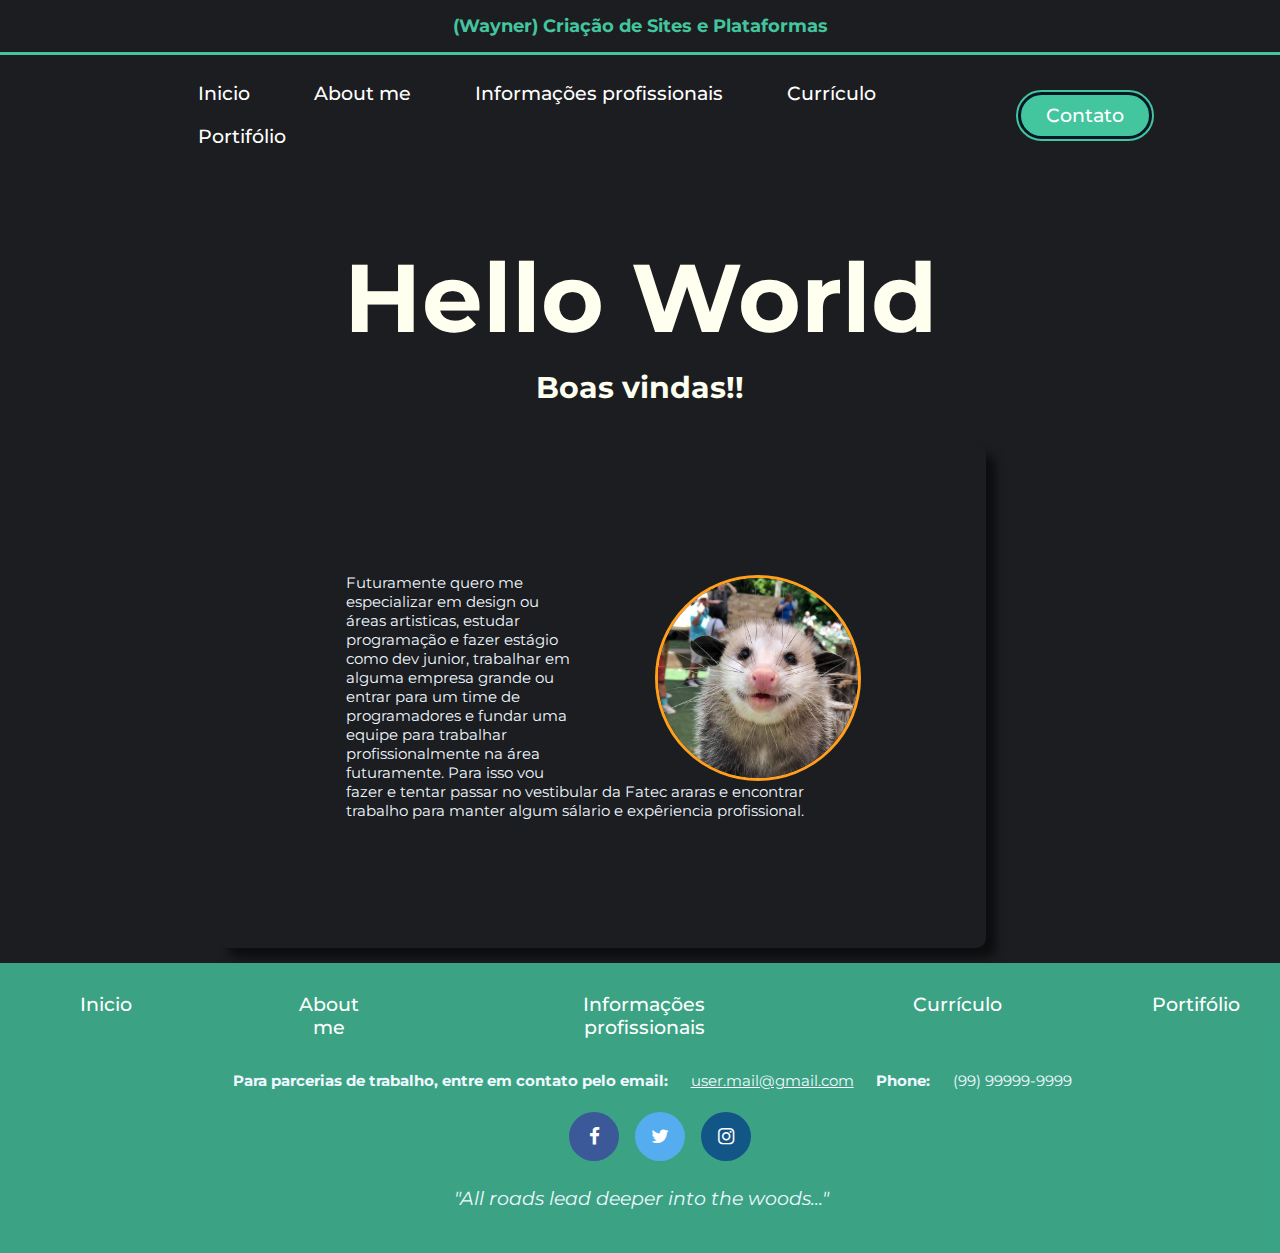
<file: site-wayner-V2/index.html>
<!DOCTYPE html>
<html lang="pt-Br">
<head>
    <meta charset="UTF-8">
    <meta name="viewport" content="width=device-width, initial-scale=1.0">
    <title>Criação de sites e plataformas</title>
    <link rel="stylesheet" href="../site-wayner-V2/css/style.css">
    <link rel="stylesheet" href="https://cdnjs.cloudflare.com/ajax/libs/font-awesome/4.7.0/css/font-awesome.min.css">
</head>
<div class="top">(Wayner) Criação de Sites e Plataformas</div>
<header>
        <nav>
            <ul class="nav_links">
                <li><a href="#">Inicio</a></li>
                <li><a href="../site-wayner-V2/pages/about-me.html">About me</a></li>
                <li><a href="#">Informações profissionais</a></li>
                <li><a href="#">Currículo</a></li>
                <li><a href="#">Portifólio</a></li>
            </ul>

        </nav>
        <a clas="cta" href="../site-wayner-V2/pages/Contact.html"><button>Contato</button></a>
    </header>
</header>
    <main>
        <section class="titles">
        <h1 class="titulo-secao">Hello World</h1>
        <h2 class="title2">Boas vindas!!</h2>
        </section>
        <div class="container">
            <img class="prof-pic" src="../site-wayner-V2/img/prof-pic.jpg" alt="foto" width="200" height="200">
            <div class="fade">
                <div class="text0">Esse sou eu :)</div>
            </div>
        </div>
            <p class="text">
                Futuramente quero me especializar em design ou áreas artisticas, estudar programação e fazer estágio como dev junior, trabalhar em alguma empresa grande ou entrar para um
                time de programadores e fundar uma equipe para trabalhar profissionalmente na área futuramente.
                Para isso vou fazer e tentar passar no vestibular da Fatec araras e encontrar trabalho para manter algum sálario e expêriencia profissional.
            </p>
    </main>
    <footer>
        <div class="container-fluid">
            <div class="row">
                <div>
                    <ul class="footer-itens">
                        <li class="item"><a href="#">Inicio</a></li>
                        <li class="item"><a href="../site-wayner-V2/pages/about-me.html">About me</a></li>
                        <li class="item"><a href="#">Informações profissionais</a></li>
                        <li class="item"><a href="#">Currículo</a></li>
                        <li class="item"><a href="#">Portifólio</a></li>
                    </ul>
                </div>
                <div class="col-sm-4">
                    <span class="footer-text0">Para parcerias de trabalho, entre em contato pelo email:</span>
                    <span class="email">user.mail@gmail.com</span>
                    <span class="footer-text0">Phone: </span>
                    <span>(99) 99999-9999</span>
                </div>
                <ul class="social-medias">
                    <li class="icons"><a href="#" class="fa fa-facebook"></a></li>
                    <li class="icons"><a href="#" class="fa fa-twitter"></a></li>
                    <li class="icons"><a href="#" class="fa fa-instagram"></a></li>
            </ul>
                <div class="col-sm-4">
                    <span class="Phrase">"All roads lead deeper into the woods..."</span>
                    <span></span>
                </div>
            </div>
        </div>
    </footer>
</body>
</html>
</file>
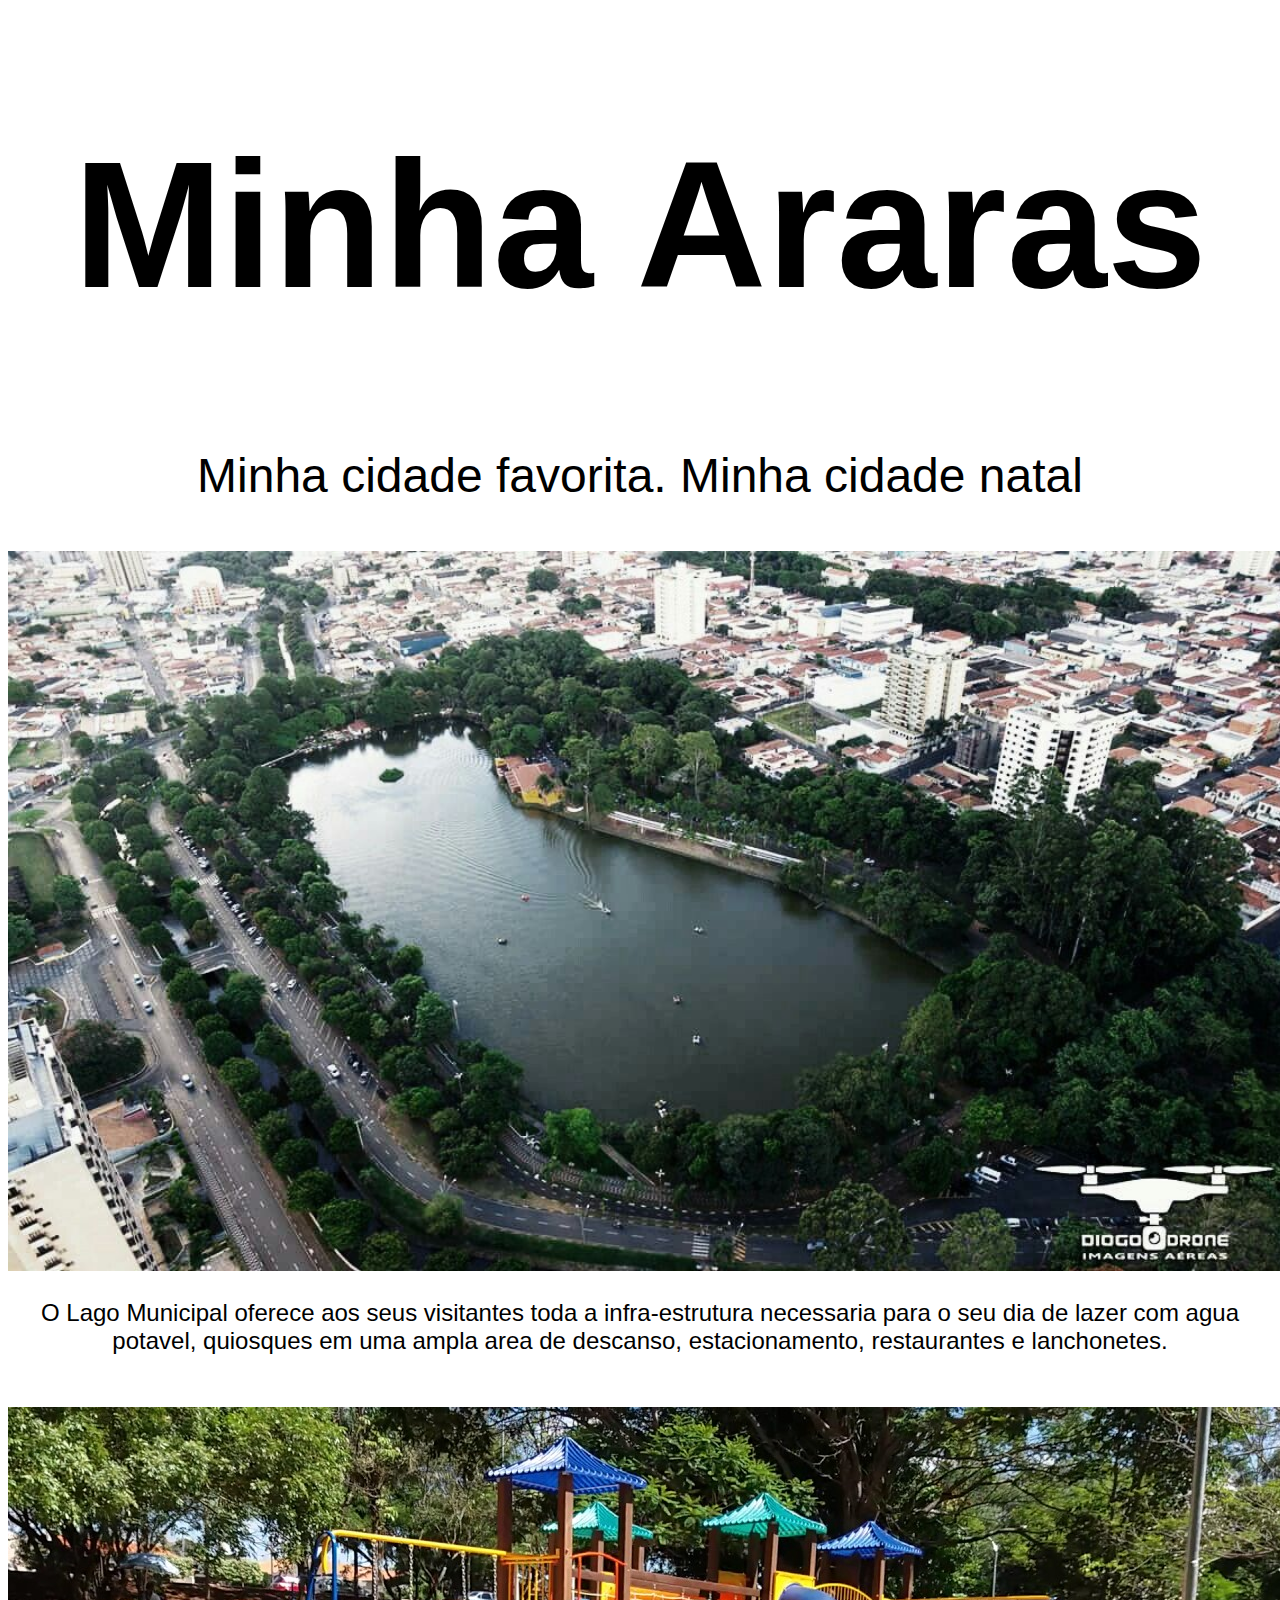
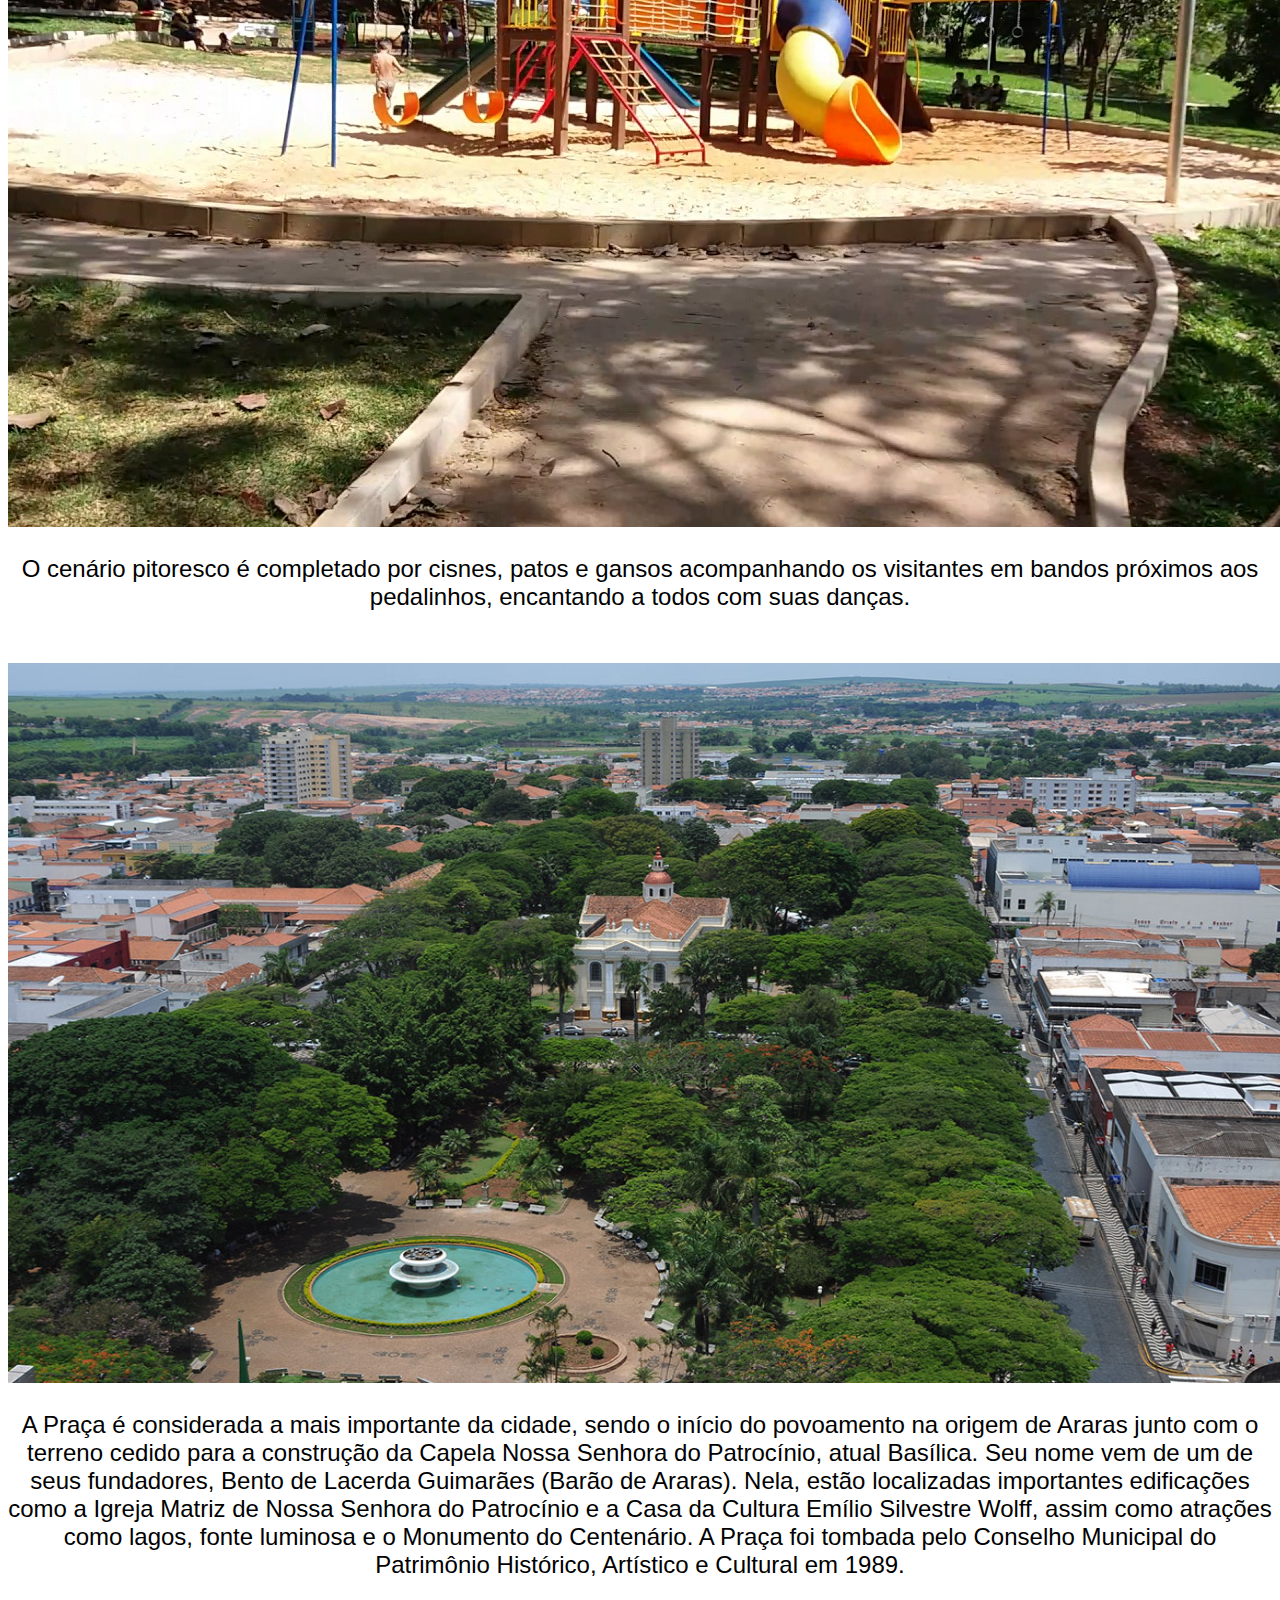
<file: site-wayner-V2/pages/minha-araras-wayner/index.html>
<!DOCTYPE html>
<html>
    <head>
        <title>Araras: Cidade das arvores</title>
        <link rel="stylesheet" href="CSS/estilo.css"

        </style>
    </head>
</body>
<h1 class="maintitle">Minha Araras</h1>
<p class="corpo">Minha cidade favorita. Minha cidade natal <br></p>
<center>
    <img src="../minha-araras-wayner/img/lago-araras.jpg" alt="Lago Municipal de Araras" 
    width="1280" height="720">
</center>
 
<p class="corpo1"> O Lago Municipal oferece aos seus visitantes toda a infra-estrutura necessaria para o seu dia de lazer com agua potavel, quiosques em uma ampla area de descanso, estacionamento, restaurantes e lanchonetes.
    <br><br></p>
    <center>
    <img src="../minha-araras-wayner/img/parque-ecologico.jpg" alt="Parque ecológico"
width="1280" height="720">
 </center>
<p class="corpo1">O cenário pitoresco é completado por cisnes, patos e gansos acompanhando os visitantes em bandos próximos aos pedalinhos, encantando a todos com suas danças.
 <br><br></p> 
 <center>   
 <img src="../minha-araras-wayner/img/praca-barao.jpg" alt="Praça barão de Araras SP"
    width="1280" height="720">
 </center>
    <p class="corpo1"> A Praça é considerada a mais importante da cidade, sendo o início do povoamento na origem de Araras junto com o terreno cedido para a construção da Capela Nossa Senhora do Patrocínio, atual Basílica. Seu nome vem de um de seus fundadores, Bento de Lacerda Guimarães (Barão de Araras). Nela, estão localizadas importantes edificações como a Igreja Matriz de Nossa Senhora do Patrocínio e a Casa da Cultura Emílio Silvestre Wolff, assim como atrações como lagos, fonte luminosa e o Monumento do Centenário. A Praça foi tombada pelo Conselho Municipal do Patrimônio Histórico, Artístico e Cultural em 1989.
    <br><br></p>
<html> 
 <style>
         body {
  background-image: url('https://images6.alphacoders.com/418/418248.jpg');
  background-repeat: no repeat;
  background-attachment: fixed;
  background-size: cover;


 </style>
</file>
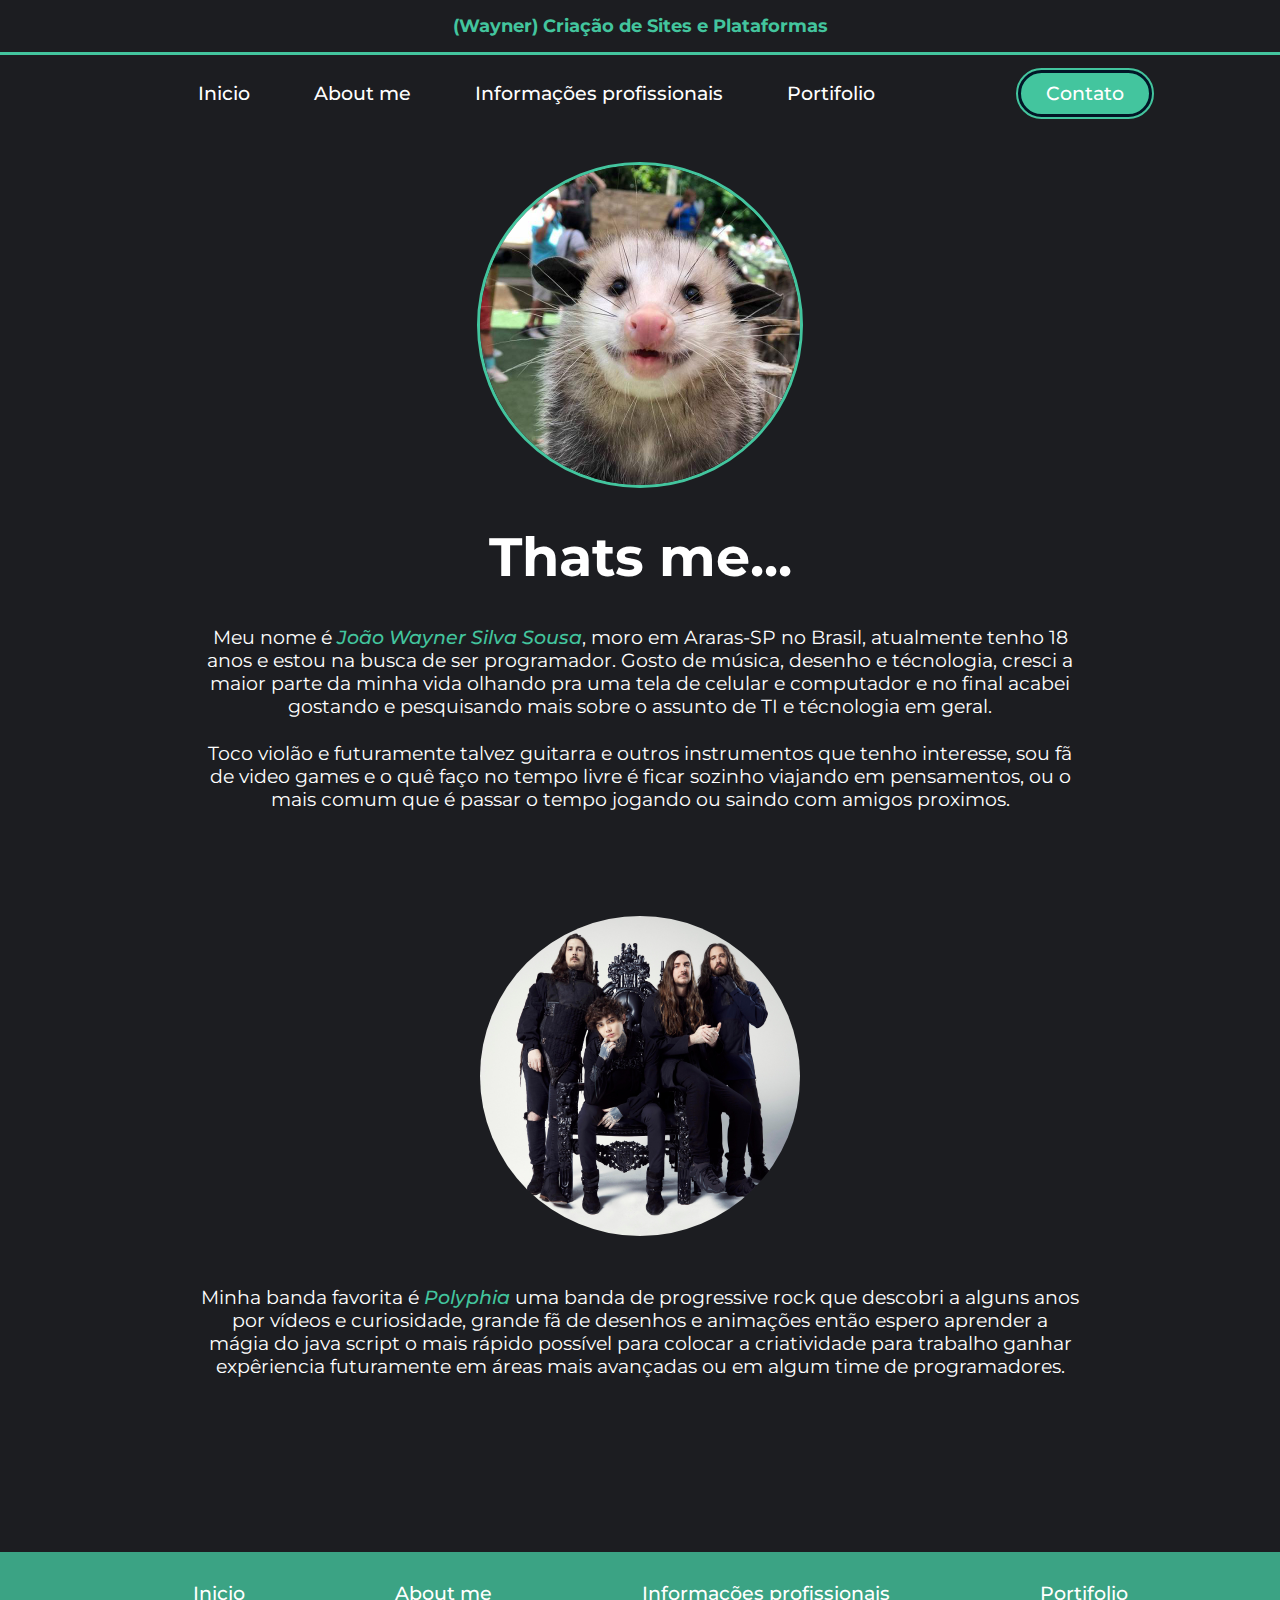
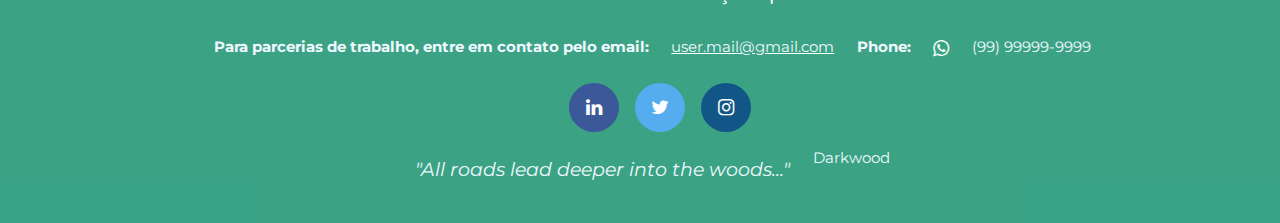
<file: site-wayner-V2/pages/about-me.html>
<!DOCTYPE html>
<html lang="pt-Br">
<head>
    <meta charset="UTF-8">
    <meta name="viewport" content="width=device-width, initial-scale=1.0">
    <title>About me</title>
    <link rel="stylesheet" href="../css/about-me.css">
    <link rel="stylesheet" href="https://cdnjs.cloudflare.com/ajax/libs/font-awesome/4.7.0/css/font-awesome.min.css">
</head>
<div class="top">(Wayner) Criação de Sites e Plataformas</div>
<header>
        <nav>
            <ul class="nav_links">
                <li><a href="../pages/inicio.html">Inicio</a></li>
                <li><a href="../pages/about-me.html">About me</a></li>
                <li><a href="../pages/Profissionais.html">Informações profissionais</a></li>
                <li><a href="../pages/Potfolio.html">Portifolio</a></li>
            </ul>

        </nav>
        <a clas="cta" href="../pages/Contact.html"><button>Contato</button></a>
    </header>
    <img class="image" src="../img/prof-pic.jpg" alt="profile picture" width="100%" height="100%">
    <div class="text">
    <h1>Thats me...</h1>
    <p>Meu nome é <a class="name">João Wayner Silva Sousa</a>, moro em Araras-SP no Brasil, atualmente tenho 18 anos e estou na busca de ser programador.
        Gosto de música, desenho e técnologia, cresci a maior parte da minha vida olhando pra uma tela de celular e computador e no final acabei gostando e pesquisando mais sobre o assunto de TI e técnologia em geral.
    </p>
    <p>Toco violão e futuramente talvez guitarra e outros instrumentos que tenho interesse, sou fã de video games e o quê faço no tempo livre é ficar sozinho viajando em pensamentos, ou o mais comum que é passar o tempo jogando ou saindo com amigos proximos. </p>
    </div>
        <div class="border">
        <a href="https://www.youtube.com/channel/UCDe08Fs0s0YKJuk5h45csAQ"><img class="polyphia" src="../img/example-polyphia.jpg" alt="banda polyphia" width="100%" height="100%"></a>
            <p class="text1">Minha banda favorita é <a>Polyphia</a> uma banda de progressive rock que descobri a alguns anos por vídeos e curiosidade, grande fã de desenhos e animações então espero aprender a mágia do java script o mais rápido possível para colocar a criatividade para trabalho
            ganhar expêriencia futuramente em áreas mais avançadas ou em algum time de programadores.</p>
        </div>

    <footer>
        <div class="container-fluid">
            <div class="row">
                <div>
                    <ul class="footer-itens">
                        <li><a href="../pages/inicio.html">Inicio</a></li>
                        <li><a href="../pages/about-me.html">About me</a></li>
                        <li><a href="../pages/Profissionais.html">Informações profissionais</a></li>
                        <li><a href="../pages/Potfolio.html">Portifolio</a></li>
                    </ul>
                </div>
                <div class="col-sm-4">
                    <span class="footer-text0">Para parcerias de trabalho, entre em contato pelo email:</span>
                    <span class="email">user.mail@gmail.com</span>
                    <span class="footer-text0">Phone: </span>
                    <li class="icons"><a class="fa fa-whatsapp"></a></li>
                    <span>(99) 99999-9999</span>
                </div>
                <ul class="social-medias">
                    <li class="icons"><a href="https://www.linkedin.com/in/jo%C3%A3o-wayner-silva-sousa-60b650244/" class="fa fa-linkedin"></a></li>
                    <li class="icons"><a href="#" class="fa fa-twitter"></a></li>
                    <li class="icons"><a href="https://www.instagram.com/just_call_me_wayner/" class="fa fa-instagram"></a></li>
            </ul>
                <div class="col-sm-4">
                    <span class="Phrase">"All roads lead deeper into the woods..."</span>
                    <span class="Phrase_2">Darkwood</span>
                </div>
            </div>
        </div>
    </footer>
</body>
</html>
</file>
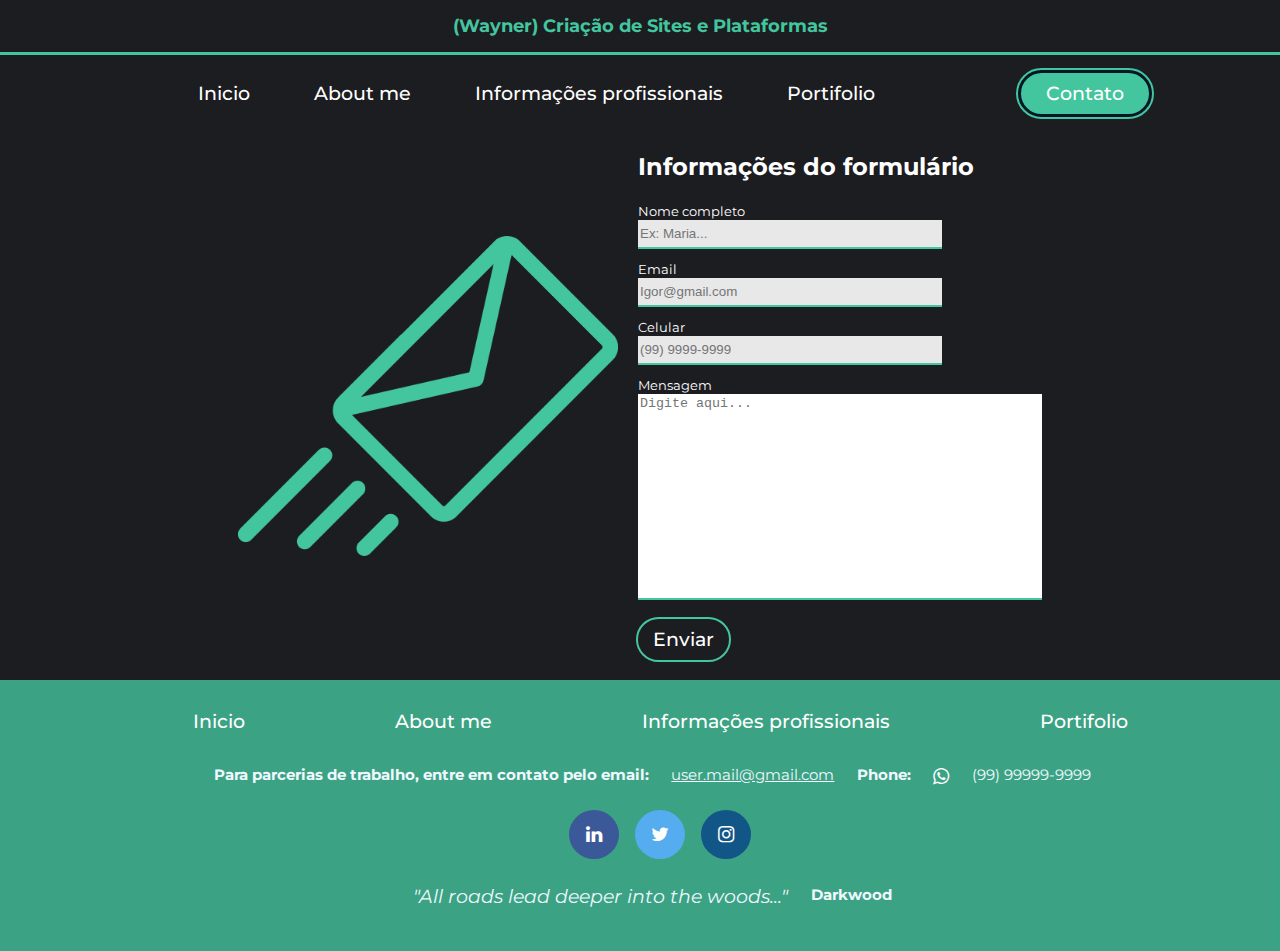
<file: site-wayner-V2/pages/Contact.html>
<!DOCTYPE html>
<html lang="pt-BR">
<head>
    <meta charset="UTF-8">
    <meta name="viewport" content="width=device-width, initial-scale=1.0">
    <title>Contate me</title>
    <link rel="stylesheet" href="../css/Contact.css">
    <link rel="stylesheet" href="https://cdnjs.cloudflare.com/ajax/libs/font-awesome/4.7.0/css/font-awesome.min.css">
</head>
<div class="top">(Wayner) Criação de Sites e Plataformas</div>
<header>
        <nav>
            <ul class="nav_links">
                <li><a href="../pages/inicio.html">Inicio</a></li>
                <li><a href="../pages/about-me.html">About me</a></li>
                <li><a href="../pages/Profissionais.html">Informações profissionais</a></li>
                <li><a href="../pages/Potfolio.html">Portifolio</a></li>
            </ul>

        </nav>
        <a clas="cta" href="../pages/Contact.html"><button>Contato</button></a>
    </header>

    <main>
        <section class="form">
            <div class="img-form">
                <img src="../img/letter.png" alt="image" width="100%" height="100%">
            </div>
            <form action="#">
                <h2>Informações do formulário</h2>
                <label class="form-label" for="nome">Nome completo</label>
                <br><input type="text" id="nome" placeholder="Ex: Maria..." class="form-input"><br>
                <label  class="form-label" for="email">Email</label>
                <br><input type="number" id="DDD"  placeholder="Igor@gmail.com" class="form-input"><br>
                <label class="form-label" for="phone">Celular</label>
                <br><input id="phone" type="number" placeholder="(99) 9999-9999" class="form-input"><br>
                <label class="form-label" for="#">Mensagem</label>
                <br><textarea placeholder="Digite aqui..." class="form-input-message"></textarea><br>
                <button class="submit"> Enviar</button>
            </form>
        </section>
    </main>




    <footer>
        <div class="container-fluid">
            <div class="row">
                <div>
                    <ul class="footer-itens">
                        <li><a href="../pages/inicio.html">Inicio</a></li>
                        <li><a href="../pages/about-me.html">About me</a></li>
                        <li><a href="../pages/Profissionais.html">Informações profissionais</a></li>
                        <li><a href="../pages/Potfolio.html">Portifolio</a></li>
                    </ul>
                </div>
                <div class="col-sm-4">
                    <span class="footer-text0">Para parcerias de trabalho, entre em contato pelo email:</span>
                    <span class="email">user.mail@gmail.com</span>
                    <span class="footer-text0">Phone: </span>
                    <li class="icons"><a class="fa fa-whatsapp"></a></li>
                    <span>(99) 99999-9999</span>
                </div>
                <ul class="social-medias">
                    <li class="icons"><a href="https://www.linkedin.com/in/jo%C3%A3o-wayner-silva-sousa-60b650244/" class="fa fa-linkedin"></a></li>
                    <li class="icons"><a href="#" class="fa fa-twitter"></a></li>
                    <li class="icons"><a href="https://www.instagram.com/just_call_me_wayner/" class="fa fa-instagram"></a></li>
                </ul>
                        <div class="col-sm-4">
                    <span class="Phrase">"All roads lead deeper into the woods..."</span>
                    <span class="Phrase_2">Darkwood</span>
                </div>
            </div>
        </div>
    </footer>
</body>
</html>
</file>
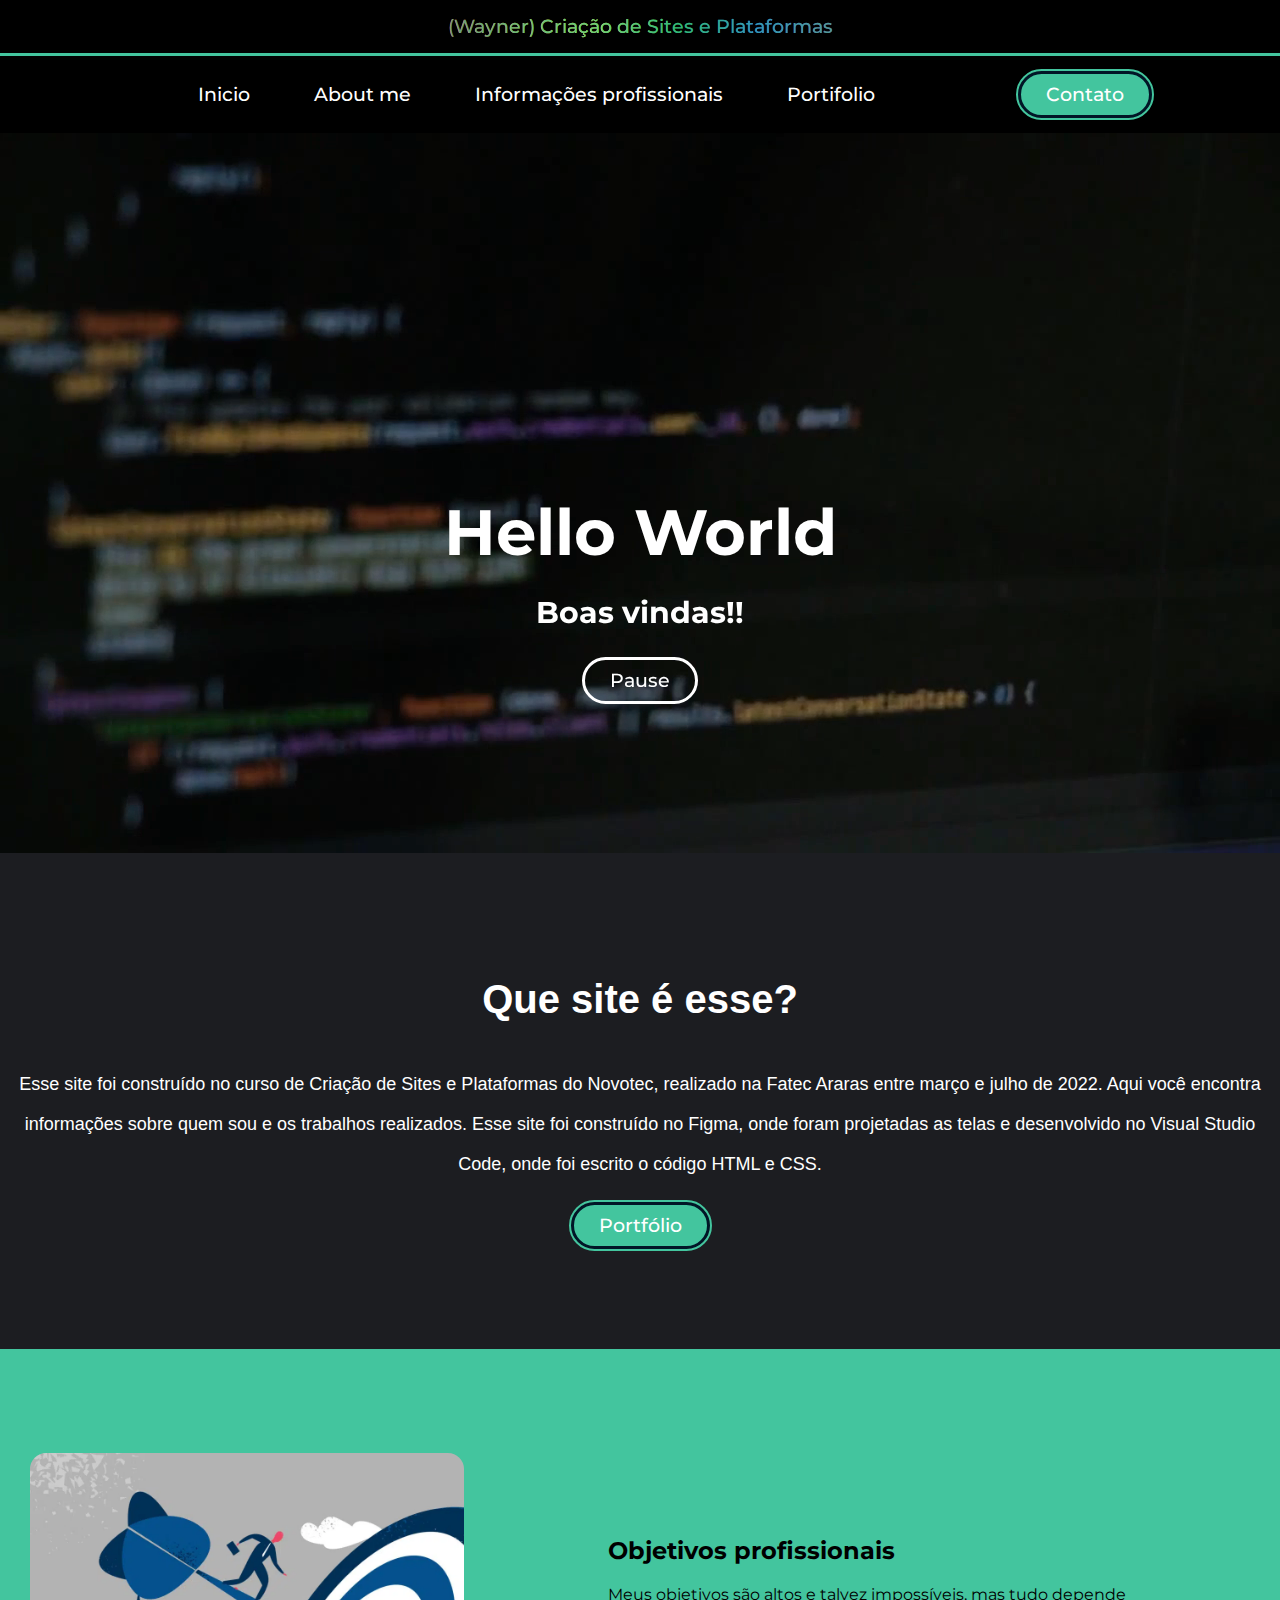
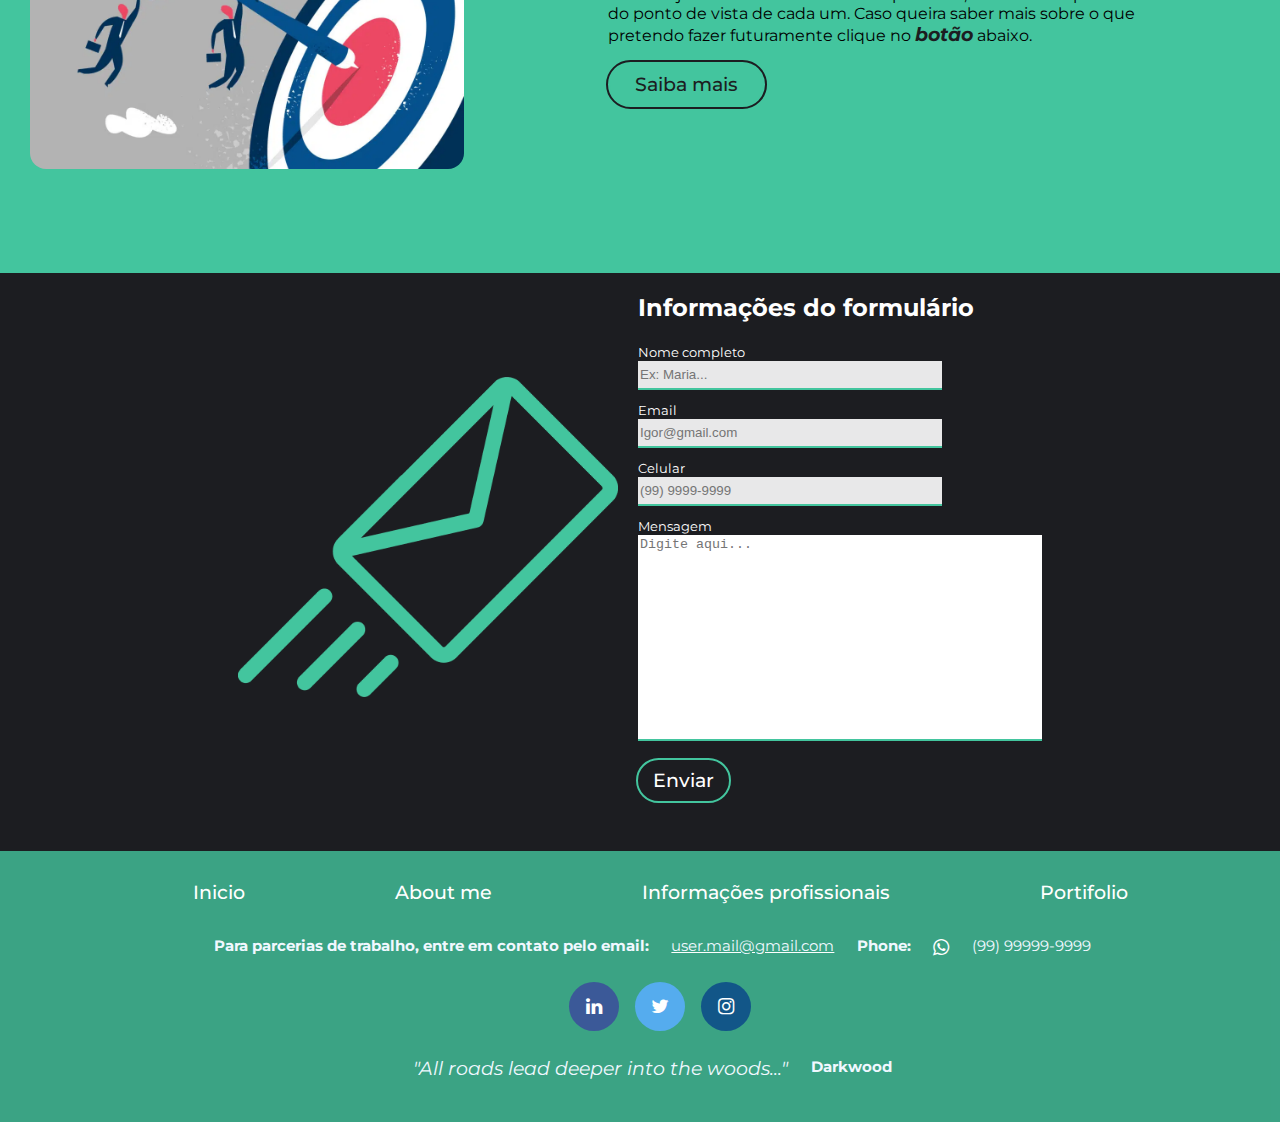
<file: site-wayner-V2/pages/inicio.html>
<!DOCTYPE html>
<html lang="pt-Br">
<head>
    <meta charset="UTF-8">
    <meta name="viewport" content="width=device-width, initial-scale=1.0">
    <title>Criação de sites e plataformas</title>
    <link rel="stylesheet" href="../css/inicio.css">
    <link rel="stylesheet" href="https://cdnjs.cloudflare.com/ajax/libs/font-awesome/4.7.0/css/font-awesome.min.css">
</head>
<div class="top"><a>(Wayner) Criação de Sites e Plataformas</a></div>
<header>
        <nav>
            <ul class="nav_links">
                <li><a href="../pages/inicio.html">Inicio</a></li>
                <li><a href="../pages/about-me.html">About me</a></li>
                <li><a href="../pages/Profissionais.html">Informações profissionais</a></li>
                <li><a href="../pages/Potfolio.html">Portifolio</a></li>
            </ul>

        </nav>
        <a clas="cta" href="../pages/Contact.html"><button>Contato</button></a>
    </header>
    <body>

    <main>

            <video class="video" autoplay muted loop id="myVideo" width="100%" height="100%">
                <source src="../background_video.mp4" type="video/mp4">
        </video>
        <div class="titulo_vid">   
        <h1>Hello World</h1>
        <h2>Boas vindas!!</h2>
        <button class="video_button" id="myBtn" onclick="myFunction()">Pause
            <script src="../js/script.js"></script></button>
            </div>

            <section class="bloco-centralizado-cta">
                <h2 class="titulo-centro"> Que site é esse?</h2>
                <p class="texto-centro">
                Esse site foi construído no curso de Criação de Sites
                e Plataformas do Novotec, realizado na Fatec Araras
                entre março e julho de 2022. Aqui você encontra 
                informações sobre quem sou e os trabalhos realizados. 
                Esse site foi construído no Figma, onde foram projetadas
                as telas e desenvolvido no Visual Studio Code, onde
                foi escrito o código HTML e CSS. 
                </p>
                <a href="../pages/Potfolio.html"><button class="cta-primary" href="">Portfólio</button></a>
            </section>
            <section class="bloco-objetivos-profissionais">
                    <img class="foto-esquerda" src="../img/objetivo.jpg"
                    alt="Imagem de um alvo preto e branco com dardo amarelo próximo ao centro"
                    width="465" height="316">
                <div class="txt-direita">
                    <h2 class="titulo-texto">Objetivos profissionais</h2>
                    <p class="corpo">
                        Meus objetivos são altos e talvez impossíveis, mas tudo depende do ponto de vista de cada um.
                        Caso queira saber mais sobre o que pretendo fazer futuramente clique no <a class="color">botão</a> abaixo. 
                    </p>
                    <a href="../pages/Potfolio.html"><button>Saiba mais</button></a>
                </div>
            </section>


            <section class="form">
                <div class="img-form">
                    <img src="../img/letter.png" alt="image" width="100%" height="100%">
                </div>
                <form action="#">
                    <h2>Informações do formulário</h2>
                    <label class="form-label" for="nome">Nome completo</label>
                    <br><input type="text" id="nome" placeholder="Ex: Maria..." class="form-input"><br>
                    <label  class="form-label" for="email">Email</label>
                    <br><input type="number" id="DDD"  placeholder="Igor@gmail.com" class="form-input"><br>
                    <label class="form-label" for="phone">Celular</label>
                    <br><input id="phone" type="number" placeholder="(99) 9999-9999" class="form-input"><br>
                    <label class="form-label" for="#">Mensagem</label>
                    <br><textarea placeholder="Digite aqui..." class="form-input-message"></textarea><br>
                    <button class="submit"> Enviar</button>
                </form>
            </section>
    <footer>
        <div class="container-fluid">
            <div class="row">
                <div>
                    <ul class="footer-itens">
                        <li><a href="../pages/inicio.html">Inicio</a></li>
                        <li><a href="../pages/about-me.html">About me</a></li>
                        <li><a href="../pages/Profissionais.html">Informações profissionais</a></li>
                        <li><a href="../pages/Potfolio.html">Portifolio</a></li>
                    </ul>
                </div>
                <div class="col-sm-4">
                    <span class="footer-text0">Para parcerias de trabalho, entre em contato pelo email:</span>
                    <span class="email">user.mail@gmail.com</span>
                    <span class="footer-text0">Phone: </span>
                    <li class="icons"><a class="fa fa-whatsapp"></a></li>
                    <span>(99) 99999-9999</span>
                </div>
                <ul class="social-medias">
                    <li class="icons"><a href="https://www.linkedin.com/in/jo%C3%A3o-wayner-silva-sousa-60b650244/" class="fa fa-linkedin"></a></li>
                    <li class="icons"><a href="#" class="fa fa-twitter"></a></li>
                    <li class="icons"><a href="https://www.instagram.com/just_call_me_wayner/" class="fa fa-instagram"></a></li>
            </ul>
                <div class="col-sm-4">
                    <span class="Phrase">"All roads lead deeper into the woods..."</span>
                    <span class="Phrase_2">Darkwood</span>
                </div>
            </div>
        </div>
    </footer>
</body>
</html>
</file>
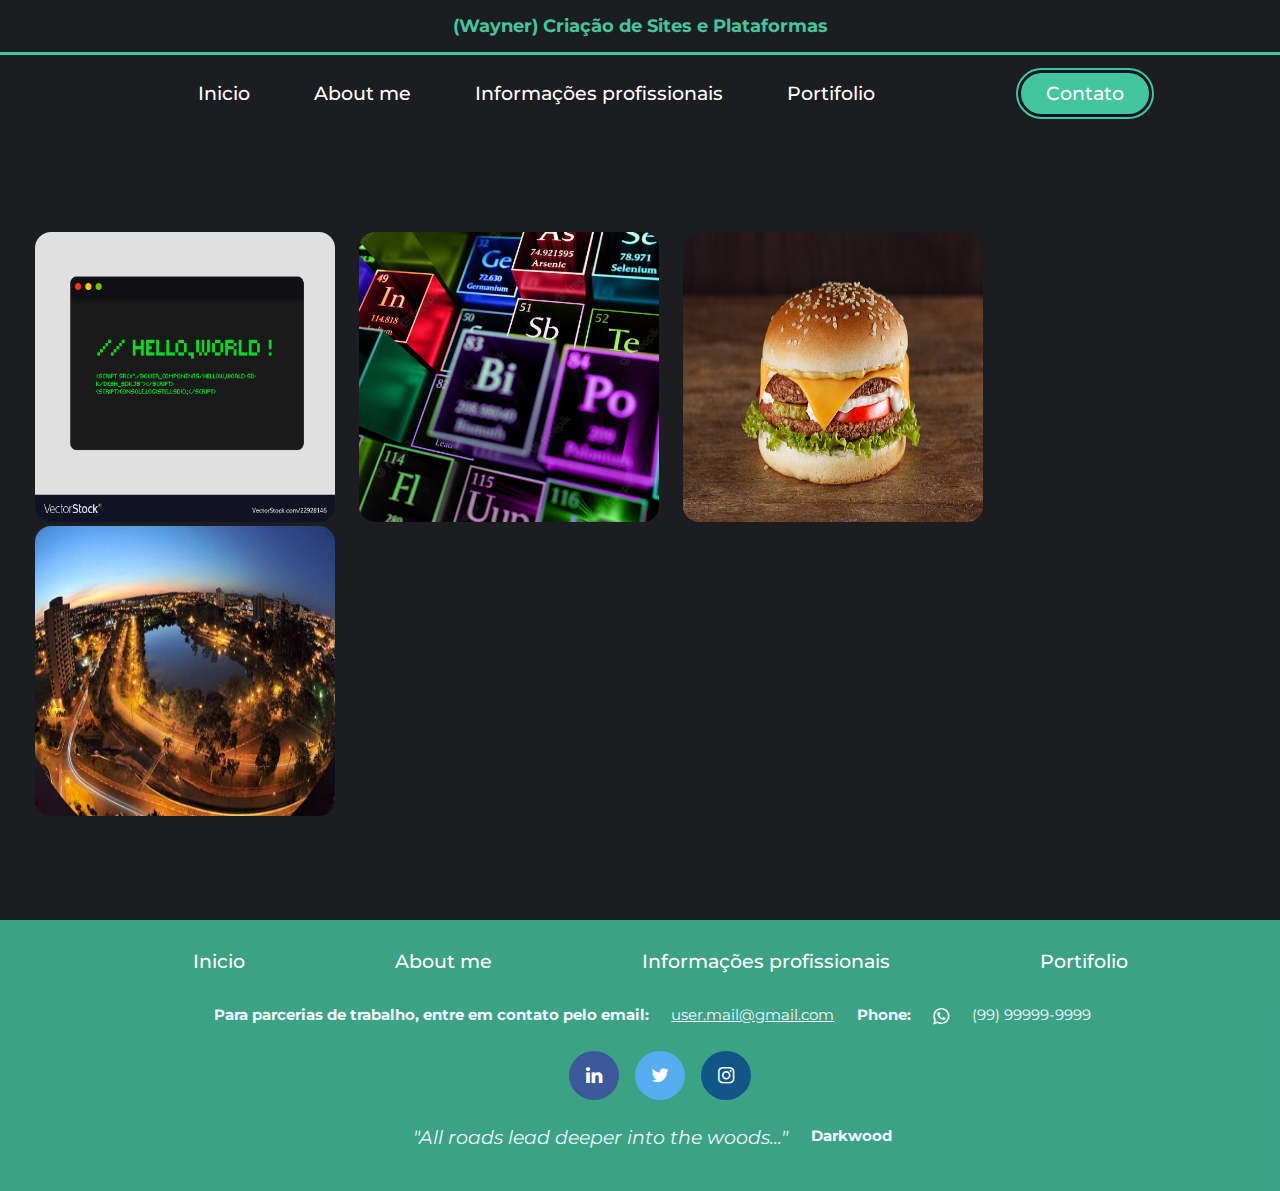
<file: site-wayner-V2/pages/Potfolio.html>
<!DOCTYPE html>
<html lang="en">
<head>
    <meta charset="UTF-8">
    <meta name="viewport" content="width=device-width, initial-scale=1.0">
    <title>Portfólio</title>
    <link rel="stylesheet" href="../css/portfolio.css">
    <link rel="stylesheet" href="https://cdnjs.cloudflare.com/ajax/libs/font-awesome/4.7.0/css/font-awesome.min.css">
</head>
<div class="top">(Wayner) Criação de Sites e Plataformas</div>
<header>
        <nav>
            <ul class="nav_links">
                <li><a href="../pages/inicio.html">Inicio</a></li>
                <li><a href="../pages/about-me.html">About me</a></li>
                <li><a href="../pages/Profissionais.html">Informações profissionais</a></li>
                <li><a href="../pages/Potfolio.html">Portifolio</a></li>
            </ul>

        </nav>
        <a clas="cta" href="../pages/Contact.html"><button>Contato</button></a>
    </header>
    <section class="portfolio">
        
        <div class="port-itens"> <!-- onclick="window.open(")"; "style="cursor: pointer; "&nbsp;" -->
            <div class="container">
            <img src="../img/hello-world.png" alt="Hello world" width="350" height="320">
        <div class="overlay">
            <a href="https://codepen.io/uWayner/pen/qBxQVdJ">
            <div class="text">Hello World</div></a>
            </div>
            </div>

            <div class="container">
                <img src="../img/tabela.png" alt="Tabela periodica" width="350" height="320">
            <div class="overlay">
                <a href="https://codepen.io/uWayner/pen/poamMyj">
                <div class="text">Tabela periodica</div></a>
                </div>
                </div>

                <div class="container2">
                    <img src="../img/lanche.jpeg" alt="Lanche" width="350" height="320">
                <div class="overlay2">
                    <a href="https://codepen.io/uWayner/pen/abYOvzL?editors=1100">
                    <div class="text2">Lanche brabo do Wayner</div></a>
                    </div>
                    </div>

                    <div class="container2">
                        <img src="../img/araras-sp.jpeg" alt="Minha araras" width="350" height="320">
                    <div class="overlay2">
                        <a href="minha-araras-wayner/index.html">
                        <div class="text2">Minha araras</div></a>
                        </div>
                        </div>
        </div>
    </section>

    



    <footer>
        <div class="container-fluid">
            <div class="row">
                <div>
                    <ul class="footer-itens">
                        <li><a href="../pages/inicio.html">Inicio</a></li>
                        <li><a href="../pages/about-me.html">About me</a></li>
                        <li><a href="../pages/Profissionais.html">Informações profissionais</a></li>
                        <li><a href="../pages/Potfolio.html">Portifolio</a></li>
                    </ul>
                </div>
                <div class="col-sm-4">
                    <span class="footer-text0">Para parcerias de trabalho, entre em contato pelo email:</span>
                    <span class="email">user.mail@gmail.com</span>
                    <span class="footer-text0">Phone: </span>
                    <li class="icons"><a class="fa fa-whatsapp"></a></li>
                    <span>(99) 99999-9999</span>
                </div>
                <ul class="social-medias">
                    <li class="icons"><a href="https://www.linkedin.com/in/jo%C3%A3o-wayner-silva-sousa-60b650244/" class="fa fa-linkedin"></a></li>
                    <li class="icons"><a href="#" class="fa fa-twitter"></a></li>
                    <li class="icons"><a href="https://www.instagram.com/just_call_me_wayner/" class="fa fa-instagram"></a></li>
            </ul>
                <div class="col-sm-4">
                    <span class="Phrase">"All roads lead deeper into the woods..."</span>
                    <span class="Phrase_2">Darkwood</span>
                </div>
            </div>
        </div>
    </footer>
</body>
</html>
</file>
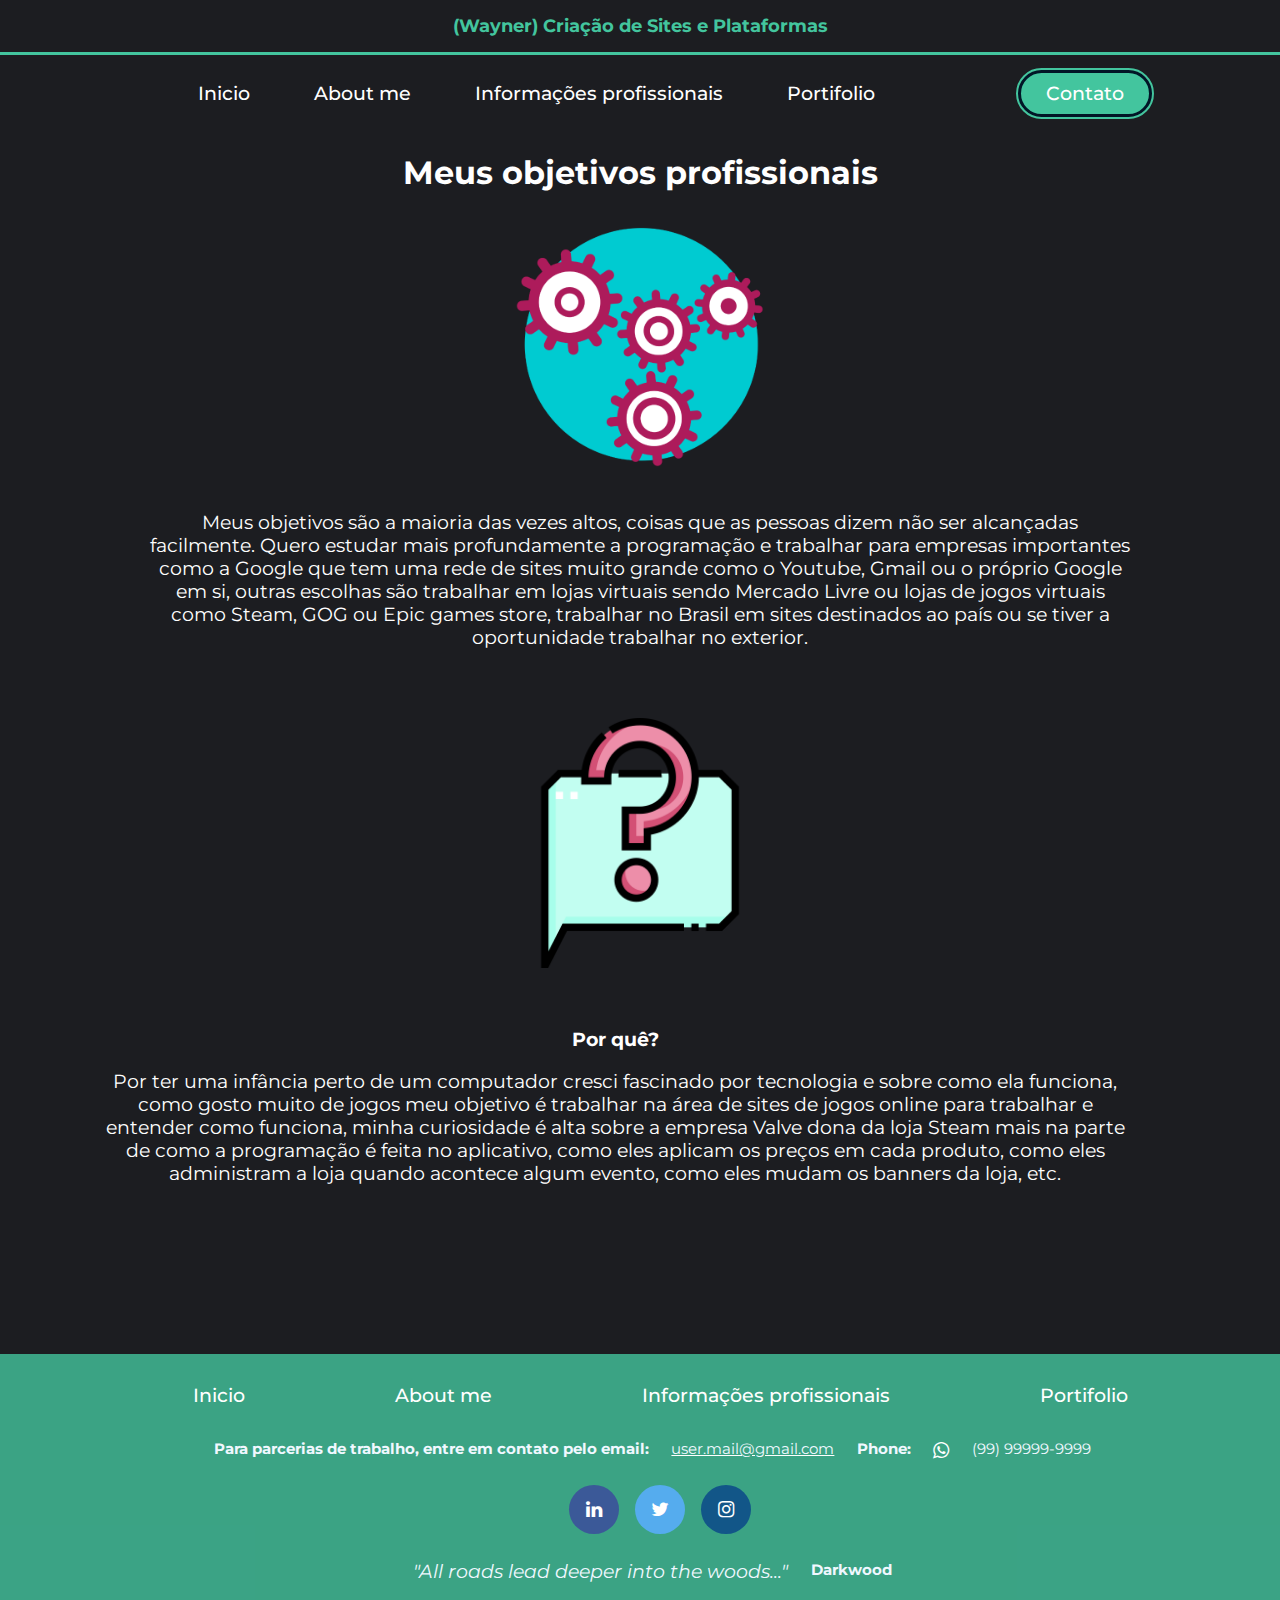
<file: site-wayner-V2/pages/Profissionais.html>
<!DOCTYPE html>
<html lang="pt-Br">
<head>
    <meta charset="UTF-8">
    <meta name="viewport" content="width=device-width, initial-scale=1.0">
    <title>Rumo profissional</title>
    <link rel="stylesheet" href="../css/profissionais.css">
    <link rel="stylesheet" href="https://cdnjs.cloudflare.com/ajax/libs/font-awesome/4.7.0/css/font-awesome.min.css">
</head>
<div class="top">(Wayner) Criação de Sites e Plataformas</div>
<header>
    <nav>
        <ul class="nav_links">
            <li><a href="../pages/inicio.html">Inicio</a></li>
            <li><a href="../pages/about-me.html">About me</a></li>
            <li><a href="../pages/Profissionais.html">Informações profissionais</a></li>
            <li><a href="../pages/Potfolio.html">Portifolio</a></li>
        </ul>

    </nav>
    <a clas="cta" href="../pages/Contact.html"><button>Contato</button></a>
</header>
    </nav>
    <main>
        <!--Seção imagem do topo das páginas-->
            <h1 class="title" >Meus objetivos profissionais</h1>
            <img class="profile" src="../img/example.png" alt="profile picture" width="100%" height="100%">
        <section class="bloco-objetivos-profissionais">
                <p class="txt-direita">
                    Meus objetivos são a maioria das vezes altos, coisas que as pessoas dizem não ser alcançadas facilmente. Quero estudar mais profundamente a programação e trabalhar para empresas importantes como a Google que tem uma rede de sites muito grande como o Youtube, Gmail ou o próprio Google em si, outras escolhas são trabalhar em lojas virtuais sendo Mercado Livre ou lojas de jogos virtuais como Steam,
                    GOG ou Epic games store, trabalhar no Brasil em sites destinados ao país ou se tiver a oportunidade trabalhar no exterior.
                </p>
        </section>
        <img class="profile" src="../img/example_2.png" alt="profile picture" width="100%" height="100%">
        <div class="text2">
        <h3>Por quê?</h3>
        <p>Por ter uma infância perto de um computador cresci fascinado por tecnologia e sobre como ela funciona, como gosto muito de jogos meu objetivo é trabalhar na área de sites de jogos online para trabalhar e entender como funciona, minha curiosidade é alta sobre a empresa Valve dona da loja Steam mais na parte de como a programação é feita no aplicativo, como eles aplicam os preços em cada produto,
            como eles administram a loja quando acontece algum evento, como eles mudam os banners da loja, etc.</p>
        </div>
        </main>

    <footer>
        <div class="container-fluid">
            <div class="row">
                <div>
                    <ul class="footer-itens">
                        <li><a href="../pages/inicio.html">Inicio</a></li>
                        <li><a href="../pages/about-me.html">About me</a></li>
                        <li><a href="../pages/Profissionais.html">Informações profissionais</a></li>
                        <li><a href="../pages/Potfolio.html">Portifolio</a></li>
                    </ul>
                </div>
                <div class="col-sm-4">
                    <span class="footer-text0">Para parcerias de trabalho, entre em contato pelo email:</span>
                    <span class="email">user.mail@gmail.com</span>
                    <span class="footer-text0">Phone: </span>
                    <li class="icons"><a class="fa fa-whatsapp"></a></li>
                    <span>(99) 99999-9999</span>
                </div>
                <ul class="social-medias">
                    <li class="icons"><a href="https://www.linkedin.com/in/jo%C3%A3o-wayner-silva-sousa-60b650244/" class="fa fa-linkedin"></a></li>
                    <li class="icons"><a href="#" class="fa fa-twitter"></a></li>
                    <li class="icons"><a href="https://www.instagram.com/just_call_me_wayner/" class="fa fa-instagram"></a></li>
            </ul>
                <div class="col-sm-4">
                    <span class="Phrase">"All roads lead deeper into the woods..."</span>
                    <span class="Phrase_2">Darkwood</span>
                </div>
            </div>
        </div>
    </footer>
</body>
</html>
</file>
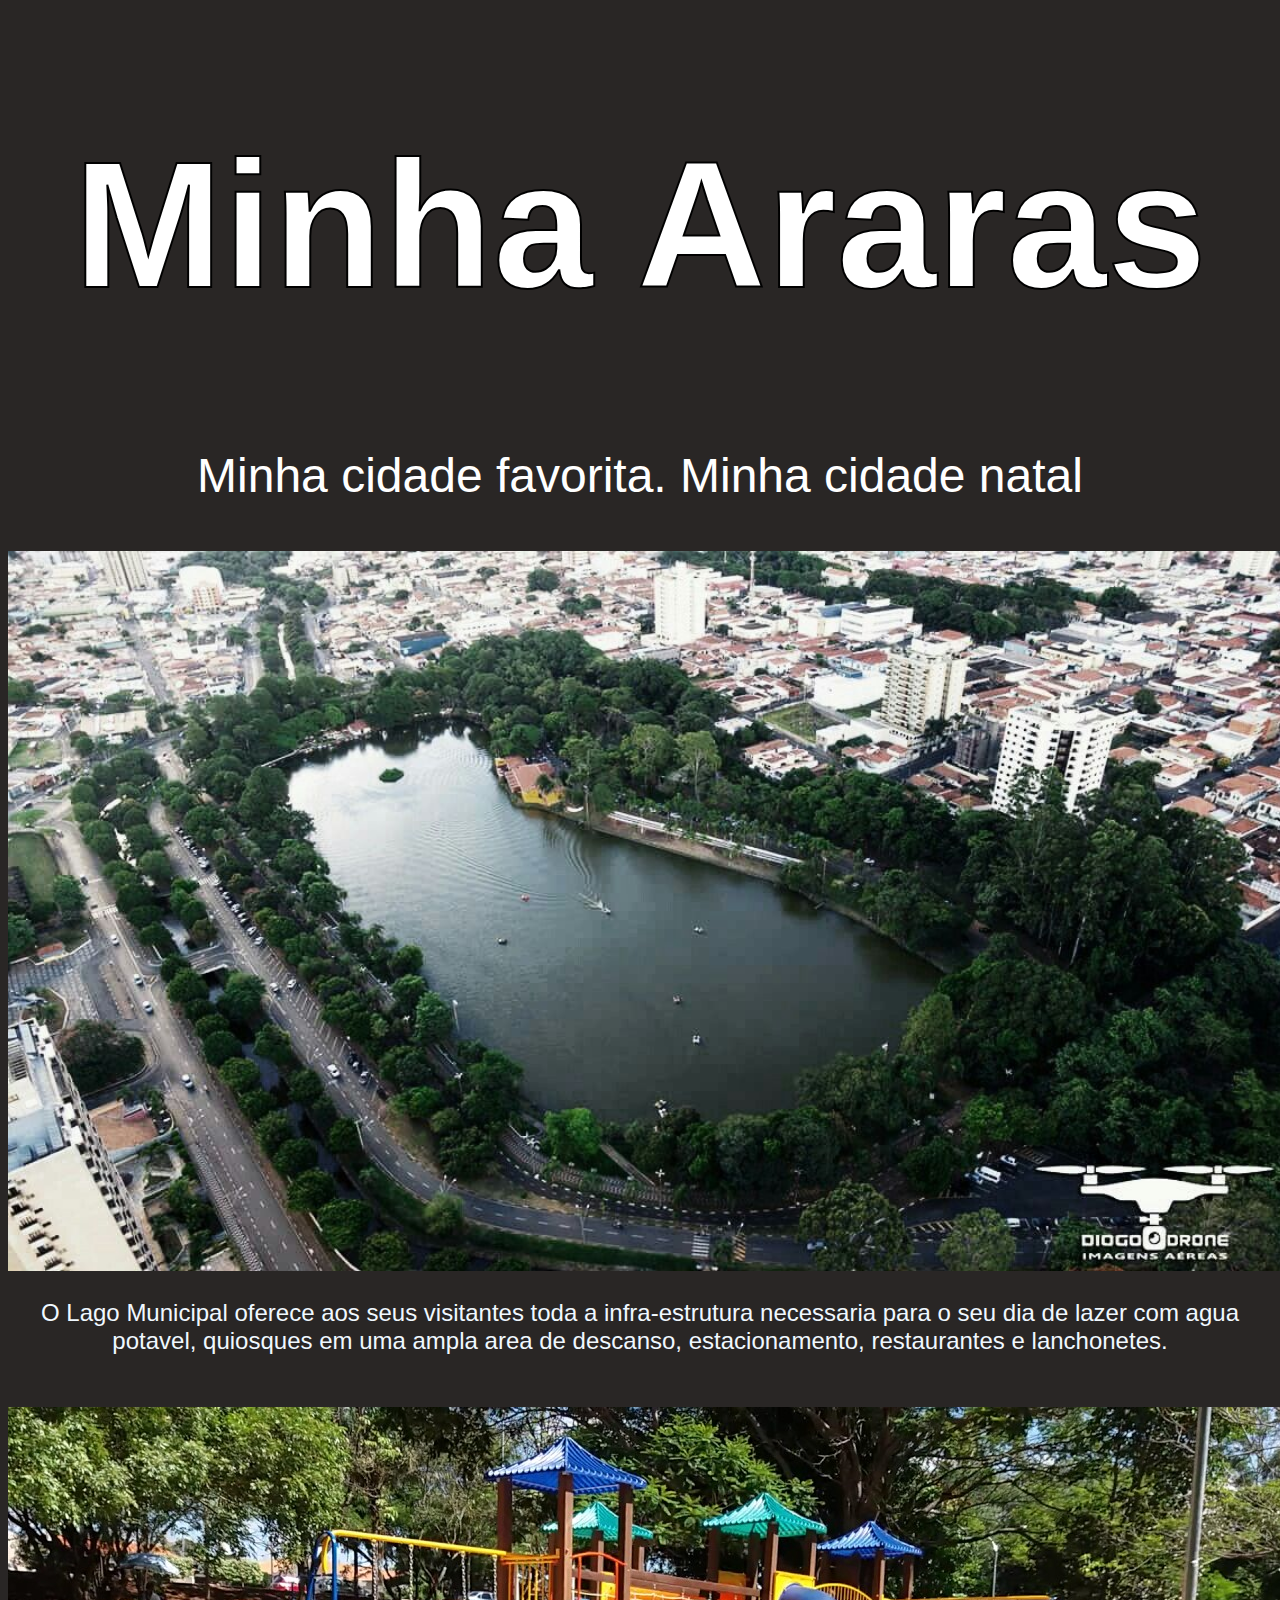
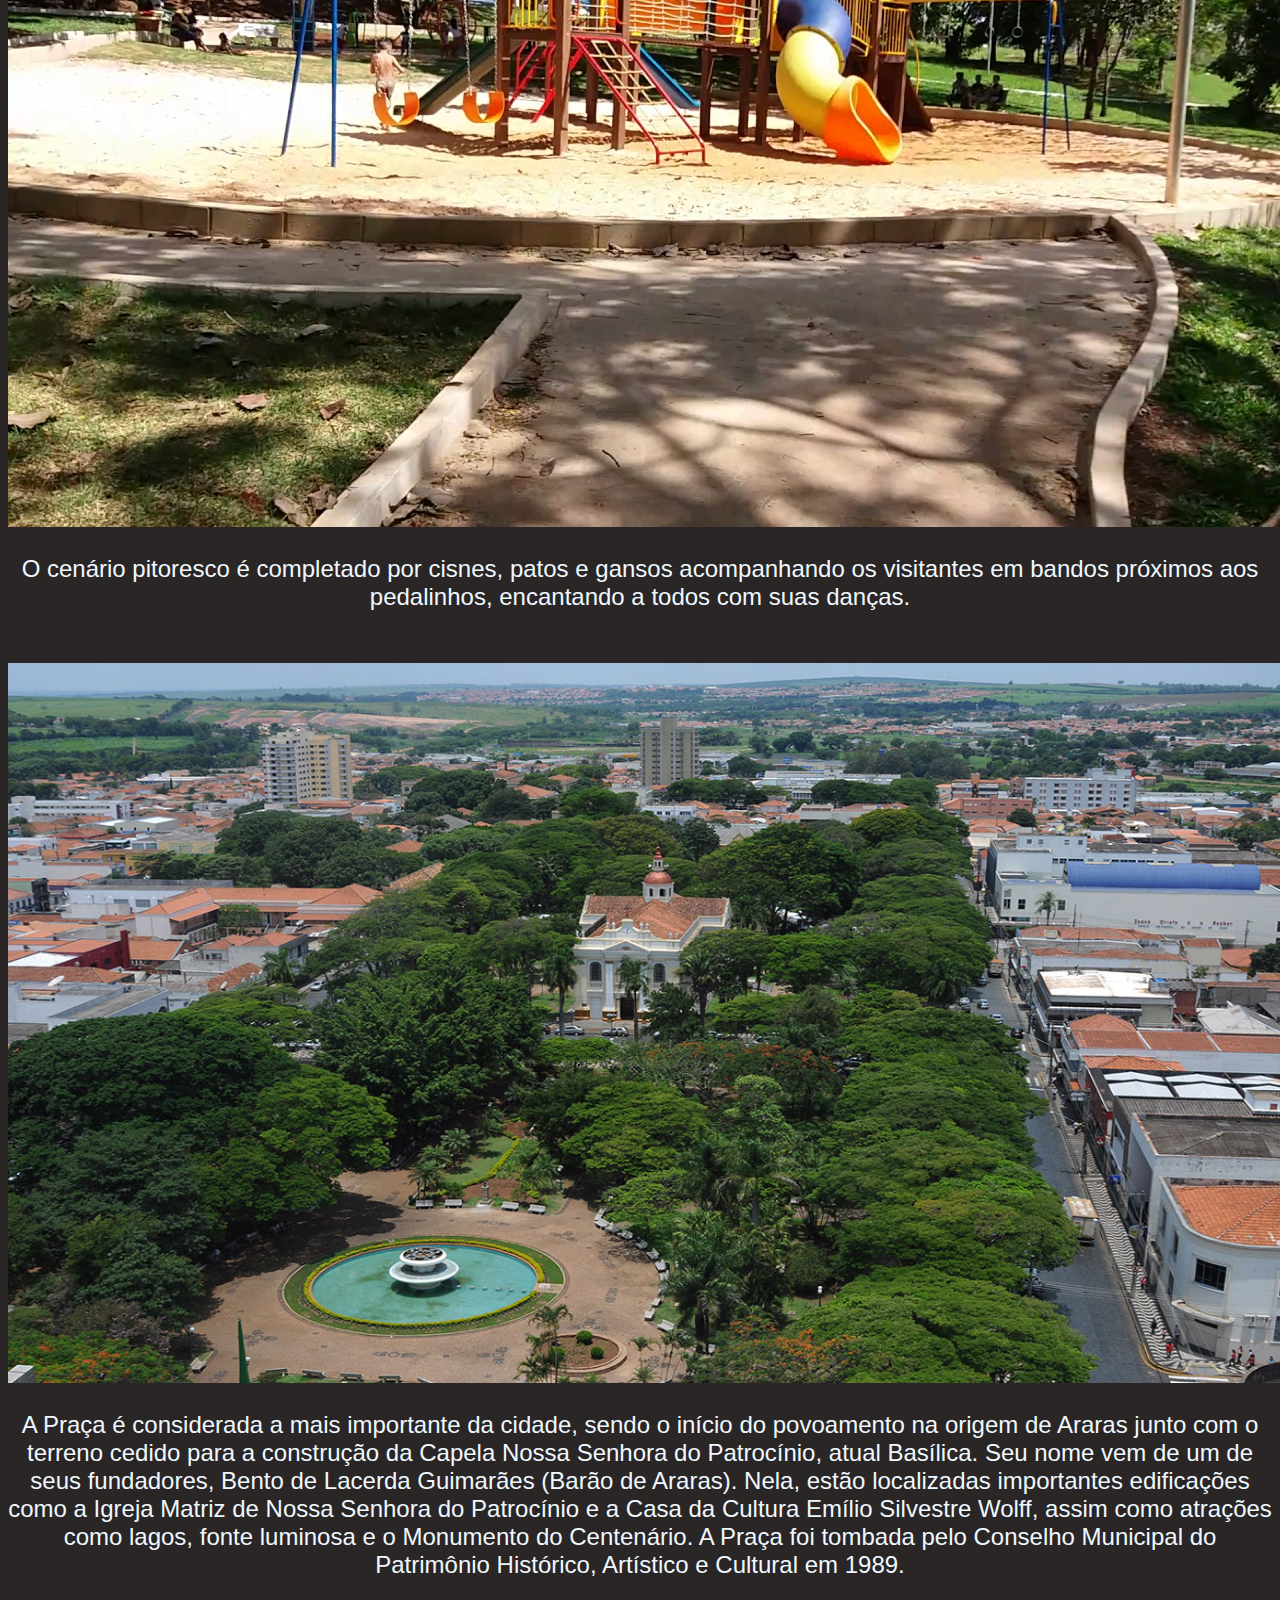
<file: site-wayner-V2/pages/minha-araras-wayner/test.html>
<!DOCTYPE html>
<html>
    <head>
        <title>Araras: Cidade das arvores</title>
        <!-- Codigo em CSS-->
        <style>
            /*seletores*/

            /* IDs - Sao utilizados para formatacoes unicas, via de regra */
            .maintitle {
                font-size: 180px;
                text-align: center;
                font-family: Arial, Helvetica, sans-serif;
                color: #ffffff;
                -webkit-text-stroke: 2px black;
            }

            .corpo {
                font-size: 48px;
                text-align: center;
                font-family: Arial, Helvetica, sans-serif;
                color: rgb(255, 255, 255);
            
            }

            .corpo1 {
                font-size: 24px;
                text-align: center;
                font-family: Arial, Helvetica, sans-serif;
                color: aliceblue;
                
            }

            .titles {
                font-size: 100px;
                text-align: center;
                font-family: Arial, Helvetica, sans-serif;
                color: aliceblue;
                
            }

            
            
</style>
        </style>
    </head>
</body>
<h1 class="maintitle">Minha Araras</h1>
<p class="corpo">Minha cidade favorita. Minha cidade natal <br></p>



<center>
    <img src="../minha-araras-wayner/img/lago-araras.jpg" alt="Lago Municipal de Araras" 
    width="1280" height="720">
</center>
 
<p class="corpo1"> O Lago Municipal oferece aos seus visitantes toda a infra-estrutura necessaria para o seu dia de lazer com agua potavel, quiosques em uma ampla area de descanso, estacionamento, restaurantes e lanchonetes.
    <br><br></p>
    <center>
    <img src="../minha-araras-wayner/img/parque-ecologico.jpg" alt="Parque ecológico"
width="1280" height="720">
 </center>
<p class="corpo1">O cenário pitoresco é completado por cisnes, patos e gansos acompanhando os visitantes em bandos próximos aos pedalinhos, encantando a todos com suas danças.
 <br><br></p> 
 <center>   
 <img src="../minha-araras-wayner/img/praca-barao.jpg" alt="Praça barão de Araras SP"
    width="1280" height="720">
 </center>
    <p class="corpo1"> A Praça é considerada a mais importante da cidade, sendo o início do povoamento na origem de Araras junto com o terreno cedido para a construção da Capela Nossa Senhora do Patrocínio, atual Basílica. Seu nome vem de um de seus fundadores, Bento de Lacerda Guimarães (Barão de Araras). Nela, estão localizadas importantes edificações como a Igreja Matriz de Nossa Senhora do Patrocínio e a Casa da Cultura Emílio Silvestre Wolff, assim como atrações como lagos, fonte luminosa e o Monumento do Centenário. A Praça foi tombada pelo Conselho Municipal do Patrimônio Histórico, Artístico e Cultural em 1989.
    <br><br></p>
<html> 
 
<body bgcolor="#292625">

  
</body>

<style>
    body {
  background-image: url('https://images6.alphacoders.com/418/418248.jpg');
  background-repeat: no repeat;
  background-attachment: fixed;
  background-size: cover;


    }
</style>
</file>
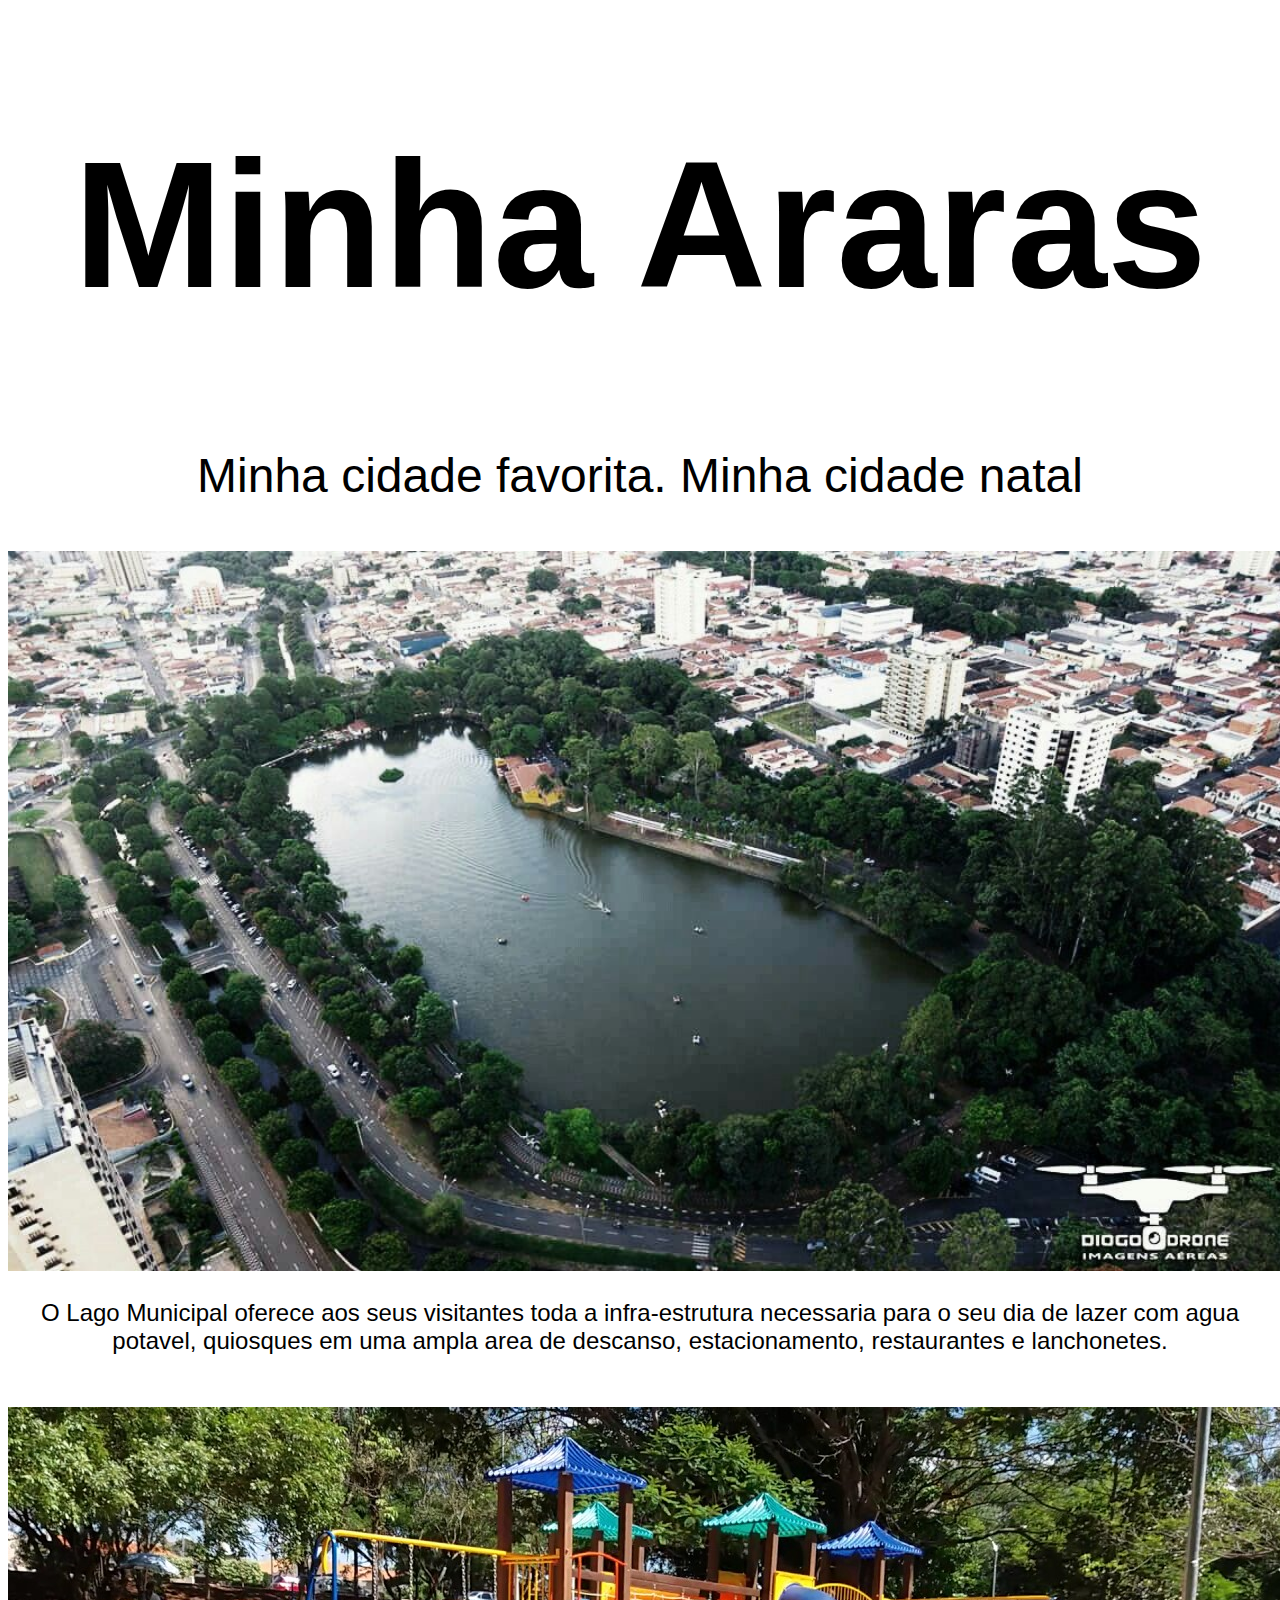
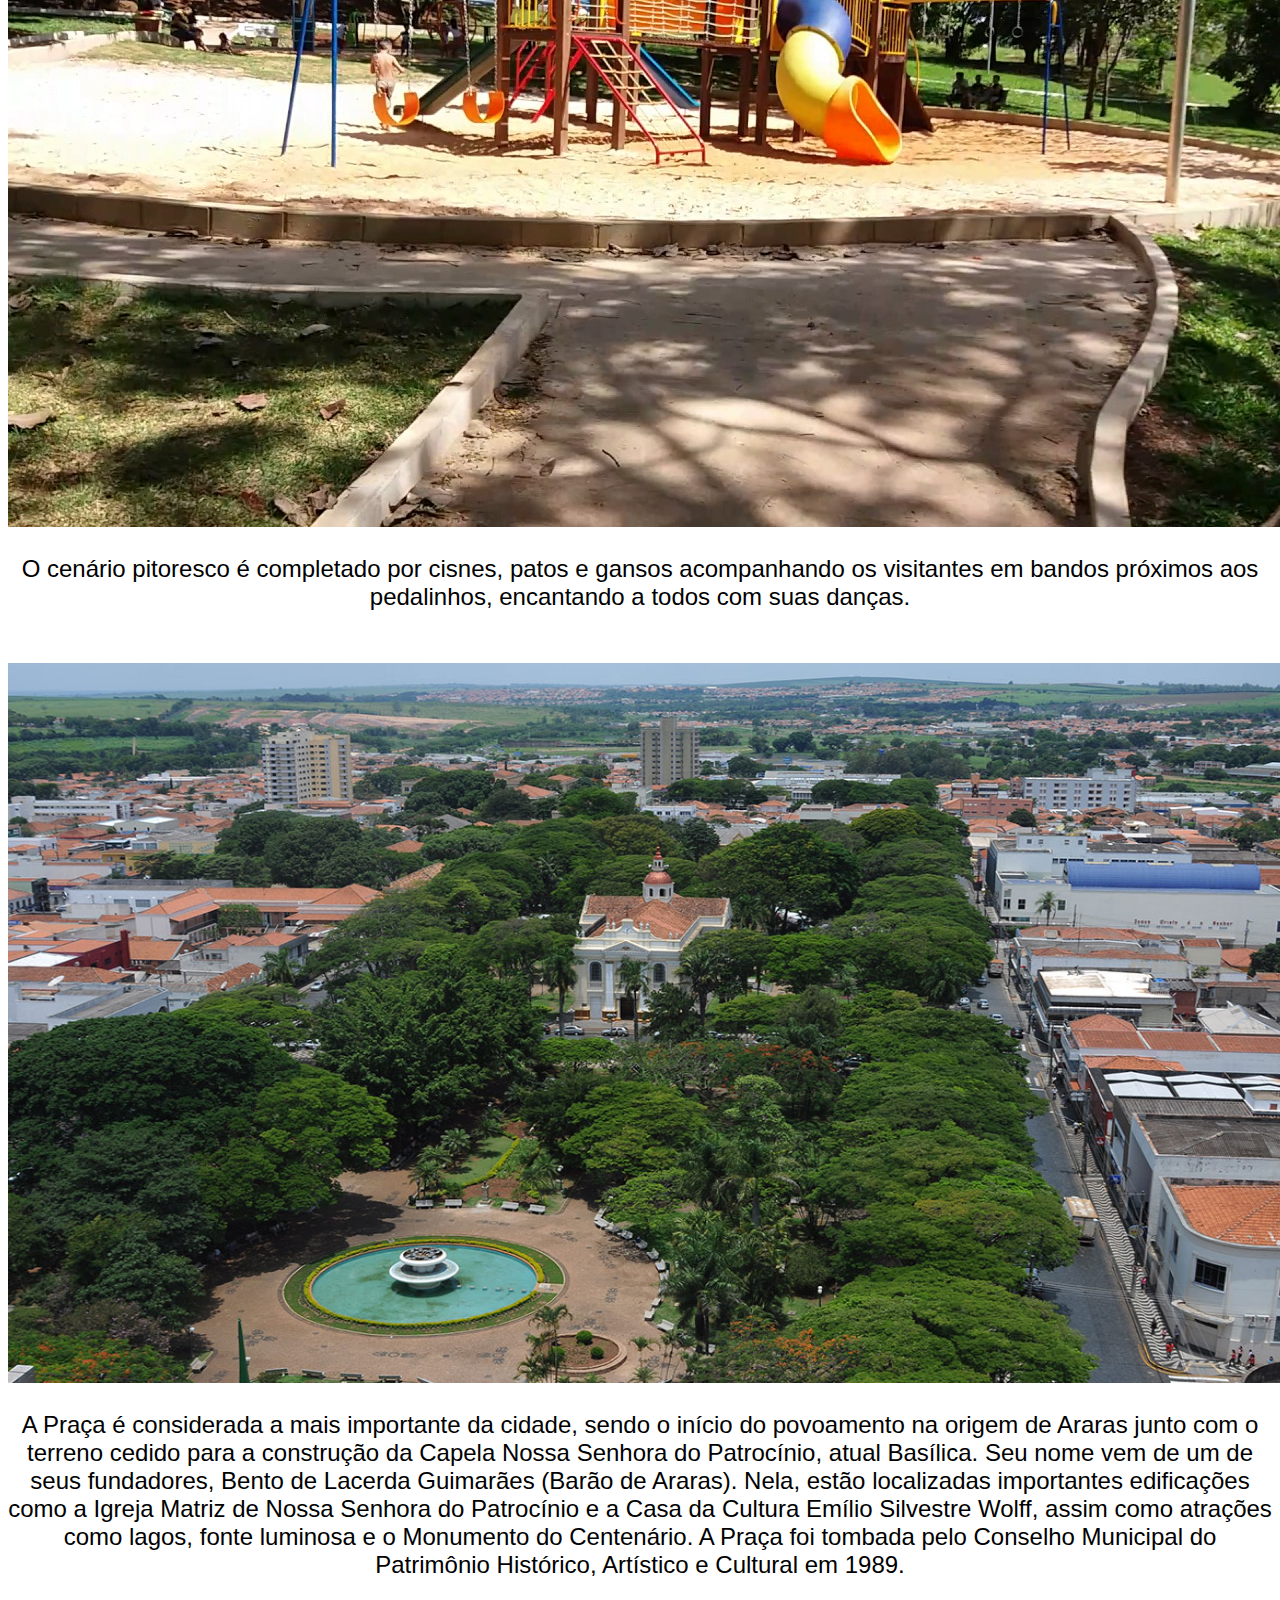
<file: site-wayner-V2/pages/minha-araras-wayner/test_.html>
<!DOCTYPE html>

<html>
    <head>
        <title>Araras: Cidade das arvores</title>
        <link rel="stylesheet" href="CSS/estilo.css"

    </head>
</body>
<h1 class="maintitle">Minha Araras</h1>
<p class="corpo">Minha cidade favorita. Minha cidade natal <br></p>
<center>
    <img src="../minha-araras-wayner/img/lago-araras.jpg" alt="Lago Municipal de Araras" 
    width="1280" height="720">
</center>
 
<p class="corpo1"> O Lago Municipal oferece aos seus visitantes toda a infra-estrutura necessaria para o seu dia de lazer com agua potavel, quiosques em uma ampla area de descanso, estacionamento, restaurantes e lanchonetes.
    <br><br></p>
    <center>
    <img src="../minha-araras-wayner/img/parque-ecologico.jpg" alt="Parque ecológico"
width="1280" height="720">
 </center>
<p class="corpo1">O cenário pitoresco é completado por cisnes, patos e gansos acompanhando os visitantes em bandos próximos aos pedalinhos, encantando a todos com suas danças.
 <br><br></p> 
 <center>   
 <img src="../minha-araras-wayner/img/praca-barao.jpg" alt="Praça barão de Araras SP"
    width="1280" height="720">
 </center>
    <p class="corpo1"> A Praça é considerada a mais importante da cidade, sendo o início do povoamento na origem de Araras junto com o terreno cedido para a construção da Capela Nossa Senhora do Patrocínio, atual Basílica. Seu nome vem de um de seus fundadores, Bento de Lacerda Guimarães (Barão de Araras). Nela, estão localizadas importantes edificações como a Igreja Matriz de Nossa Senhora do Patrocínio e a Casa da Cultura Emílio Silvestre Wolff, assim como atrações como lagos, fonte luminosa e o Monumento do Centenário. A Praça foi tombada pelo Conselho Municipal do Patrimônio Histórico, Artístico e Cultural em 1989.
    <br><br></p>
<html>
</file>
<file: site-wayner-V2/css/style.css>
@import url('https://fonts.googleapis.com/css2?family=Montserrat:wght@100;200;300;400;500;600;700;800;900&display=swap');

body {
    font-family: "Montserrat", sans-serif;
    background-color: #1C1D21;
    margin: 0;
    padding: 0;
}
.top {
    text-align: center;
    font-weight: bold;
    font-size: 18px;
    padding: 15px;
    margin: auto; 
    color: #43C59E;
    background-color: transparent;
    border-bottom: 3px solid #43C59E;
} 

li, a, button {
    font-family:'Montserrat', sans-serif;
    font-weight: 500;
    font-size: 19px;
    color: #ffffff;
    text-decoration: none;
}

header {
    display: flex;
    justify-content: space-between;
    align-items: center;
    padding: 1px 10%;

}

.nav_links {
    list-style: none;
}

.nav_links li {
    display: inline-block;
    margin-inline: 20px;
    padding: 10px ;
    justify-content: center;
}

.nav_links li a {
    transition: all 0.3s ease 0s;
}

.nav_links li a:hover {
    color: #43C59E;
}

button {
    padding: 9px 25px;
    background-color: #43C59E;
    border: none;
    border-radius: 50px;
    cursor: pointer;
    transition: all 0.3s ease 0s;
    border: 3px solid #011627;
    outline: 2px solid #43C59E;
}

button:hover {
    background-color: rgba(67,197,158,0.8);
}

/* conteudo */

.titles {
    font-size: 3em;
    color: ivory;
    text-align: center;
    margin-top: 40px;
}

.titles h2 {
    font-size: 30px;
    margin-top: -4%;
}

.prof-pic {
    float: right;
    margin-top: 10%;
    margin-right: 30%;
    margin-left: 80px;
    border-radius: 50%;
    border: 3px solid;
    border-color: rgba(255,159,28,1);
    opacity: 1;
    transition: .5s ease;
    backface-visibility: hidden;
}

.container {
    float: right;
    border-radius: 50%;
    margin-top: 8%;
    margin-right: 23%;
    margin-left: 0px;
    border-radius: 50%;
    width: auto;
    height: auto;
}

.fade {
    transition: .5s ease;
    opacity: 0;
    float: right;
    transform: translate(-50%, -50%);
    -ms-transform: translate(-50%, -50%);
    margin-right: 25%;
    margin-top: -25%;
}

.container:hover .prof-pic {
    opacity: 0.3;
}

.container:hover .fade {
    opacity: 1;
}

.text0 {
    background-color: transparent;
    color: white;
    font-size: 10px;
    padding: 1px 30px;
    border-radius: 100px;
}

.text {
    text-align: left;
    font-size: 15px;
    color:aliceblue;
    padding: 10%;
    line-height: auto;
    width: 40%;
    margin-left: 17%;
    margin-top: 3%;
    border-style: solid;
    border-radius: 10px;
    box-shadow: 10px 10px 10px #0000008c;
    border: 20px;
}

/* footer */

footer {
    background-color: rgba(67,197,158,0.8);
    padding: 20px;
}

.footer-itens {
    list-style: none;
    text-align: center;
    font-size: 22px;
    margin: 0 0 1em;
    display: flex;
    gap: 5em;
    justify-content: center;
}

.footer-itens li {
    display: inline-block;
    padding: 10px 20px;
}

.footer-itens li a {
    transition: all 0.3s ease 0s;
}

.footer-itens li a:hover {
    color: #011627;
}


.item {
    border-radius: 100px;
    padding: 10px 20px;
}

.footer-text0 {
    font-size: 15px;
    font-weight: bold;
}

.email {
    text-decoration: underline white;
}

.footer-text0 {
    font-size: 15px;
    font-weight: bold;
}

.col-sm-4 {
    text-decoration: none;
    color:aliceblue;
    margin: 0 0 1.5em;
    margin-left: 2%;;
    display: flex;
    gap:1.5em;
    font-size: 15px;
    justify-content: center;
}


.social-medias {
    list-style: none;
    display: flex;
    gap: 1em;
    justify-content: center;
}

.fa-facebook {
    background: #3B5998;
    text-align: center;
    padding: 15px;
    font-size: 20px;
    width: 20px;
    border-radius: 100%;
}

.fa-twitter {
    background: #55ACEE;
    text-align: center;
    padding: 15px;
    font-size: 20px;
    width: 20px;
    border-radius: 50%;
}

.fa-instagram {
    background: #125688;
    text-align: center;
    padding: 15px;
    font-size: 20px;
    width: 20px;
    border-radius: 100%;
}

.fa:hover {
    opacity: 0.7;
}


.Phrase {
    font-style: italic;
    font-size: 19px;
    margin-top: 10px;
}

.Phrase_2 {
    text-align: center;
    font-weight: bold;
    margin-top: 10px;
}
</file>
<file: site-wayner-V2/pages/minha-araras-wayner/CSS/estilo.css>
.maintitle {
    font-size: 180px;
    text-align: center;
    font-family: Arial, Helvetica, sans-serif;
}

.corpo {
    font-size: 48px;
    text-align: center;
    font-family: Arial, Helvetica, sans-serif;
}

.corpo1 {
    font-size: 24px;
    text-align: center;
    font-family: Arial, Helvetica, sans-serif;
}

.titles {
    font-size: 100px;
    text-align: center;
    font-family: Arial, Helvetica, sans-serif;
}
</file>
<file: site-wayner-V2/css/about-me.css>
@import url('https://fonts.googleapis.com/css2?family=Montserrat:wght@100;200;300;400;500;600;700;800;900&display=swap');


body {
    font-family: "Montserrat", sans-serif;
    background-color: #1C1D21;
    margin: 0;
    padding: 0;
}
.top {
    text-align: center;
    font-weight: bold;
    font-size: 18px;
    padding: 15px;
    margin: auto; 
    color: #43C59E;
    background-color: transparent;
    border-bottom: 3px solid #43C59E;
} 

li, a, button {
    font-family:'Montserrat', sans-serif;
    font-weight: 500;
    font-size: 19px;
    color: #ffffff;
    text-decoration: none;
}

header {
    display: flex;
    justify-content: space-between;
    align-items: center;
    padding: 1px 10%;

}

.nav_links {
    list-style: none;
}

.nav_links li {
    display: inline-block;
    margin-inline: 20px;
    padding: 10px ;
    justify-content: center;
}

.nav_links li a {
    transition: all 0.3s ease 0s;
}

.nav_links li a:hover {
    color: #43C59E;
}

button {
    padding: 9px 25px;
    background-color: #43C59E;
    border: none;
    border-radius: 50px;
    cursor: pointer;
    transition: all 0.3s ease 0s;
    border: 3px solid #011627;
    outline: 2px solid #43C59E;
}

button:hover {
    background-color: rgba(67,197,158,0.8);
}

/*image text*/

.text {
    color: #ffffff;
    margin-top: 10px;
    text-decoration: none;
    text-align: center;
}

.text h1 {
    font-size: 54px;
}

.text a  {
    color: #43C59E;
    font-size: 19px;
    font-style: italic;
}

.text1 a  {
    color: #43C59E;
    font-size: 19px;
    font-style: italic;
}
p {
    color: #ffffff;
    font-size: 19px;
}

.text p {
    padding: 200px;
    padding-top: 0px;
    padding-bottom: 5px;
}

.border {
    padding-bottom: 50px;
    border-style: solid;
    border: 20px;
    margin-top: 100px;
    margin-bottom: 100px;
}

.image {
    display: block;
    margin-top: 30px;
    margin-left: auto;
    margin-right: auto;
    width: 320px;
    height: 320px;
    border: 3px solid #43C59E;
    border-radius: 50%;
    justify-content: center;
}

.polyphia {
    display: block;
    margin-top: 30px;
    margin-left: auto;
    margin-right: auto;
    width: 320px;
    height: 320px;
    border-radius: 50%;
    transition-property: all;
    transition-duration: 0.5s;
}

.polyphia:hover {
    width: 340px;
    height: 340px;
    transition: 0.5s;
}

.text1 {
    margin-top: 50px;
    text-align: center;
    padding: 200px;
    padding-top: 0px;
    padding-bottom: 5px;
}

/* footer */
footer {
    background-color: rgba(67,197,158,0.8);
    padding: 20px;
}

.footer-itens {
    list-style: none;
    text-align: center;
    font-size: 22px;
    margin: 0 0 1em;
    display: flex;
    gap: 5em;
    justify-content: center;
}

.footer-itens li {
    display: inline-block;
    padding: 10px 20px;
}

.footer-itens li a {
    transition: all 0.3s ease 0s;
}

.footer-itens li a:hover {
    color: #011627;
}


.item {
    border-radius: 100px;
    padding: 10px 20px;
}

.footer-text0 {
    font-size: 15px;
    font-weight: bold;
}

.email {
    text-decoration: underline white;
}

.footer-text0 {
    font-size: 15px;
    font-weight: bold;
}

.col-sm-4 {
    text-decoration: none;
    color:aliceblue;
    margin: 0 0 1.5em;
    margin-left: 2%;;
    display: flex;
    gap:1.5em;
    font-size: 15px;
    justify-content: center;
}


.icons {
    list-style: none;
}

.social-medias {
    list-style: none;
    display: flex;
    gap: 1em;
    justify-content: center;
}

.fa-whatsapp {
    font-size: 20px;
}

.fa-linkedin {
    background: #3B5998;
    text-align: center;
    padding: 15px;
    font-size: 20px;
    width: 20px;
    border-radius: 100%;
}

.fa-twitter {
    background: #55ACEE;
    text-align: center;
    padding: 15px;
    font-size: 20px;
    width: 20px;
    border-radius: 50%;
}

.fa-instagram {
    background: #125688;
    text-align: center;
    padding: 15px;
    font-size: 20px;
    width: 20px;
    border-radius: 100%;
}

.fa:hover {
    opacity: 0.7;
}


.Phrase {
    font-style: italic;
    font-size: 19px;
    margin-top: 10px;
}
</file>
<file: site-wayner-V2/css/Contact.css>
@import url('https://fonts.googleapis.com/css2?family=Montserrat:wght@100;200;300;400;500;600;700;800;900&display=swap');

body {
    font-family: "Montserrat", sans-serif;
    background-color: #1C1D21;
    margin: 0;
    padding: 0;
}
.top {
    text-align: center;
    font-weight: bold;
    font-size: 18px;
    padding: 15px;
    margin: auto; 
    color: #43C59E;
    background-color: transparent;
    border-bottom: 3px solid #43C59E;
} 

li, a, button {
    font-family:'Montserrat', sans-serif;
    font-weight: 500;
    font-size: 19px;
    color: #ffffff;
    text-decoration: none;
}

header {
    display: flex;
    justify-content: space-between;
    align-items: center;
    padding: 1px 10%;
}

.nav_links {
    list-style: none;
}

.nav_links li {
    display: inline-block;
    margin-inline: 20px;
    padding: 10px ;
    justify-content: center;
}

.nav_links li a {
    transition: all 0.3s ease 0s;
}

.nav_links li a:hover {
    color: #43C59E;
}

button {
    padding: 9px 25px;
    background-color: #43C59E;
    border: none;
    border-radius: 50px;
    cursor: pointer;
    transition: all 0.3s ease 0s;
    border: 3px solid #011627;
    outline: 2px solid #43C59E;
}

button:hover {
    background-color: rgba(67,197,158,0.8);
}

.img-form {
    width: 380px;
    height: 320px;
    margin-right: 20px;
}

.form {
    align-items: center;
    justify-content: center;
    width: 100%;
    display: inline-flex;
    color: #ffffff;
    margin-bottom: 20px;
}

.form-label {
    font-size: 13px;
}

.form-input {
    width: 300px;
    height: 25px;
    margin-bottom: 10px;
    outline: none !important;
    background-color: rgba(255,255,255,0.9);
    border: none;
    border-bottom: 2px solid #43C59E;
}

.form-input :focus {
    border-radius: 8px;
}

.form-input-message {
    width: 400px;
    height: 200px;
    outline: none !important;
    resize: none;
    border: none;
    border-bottom: 2px solid #43C59E;
}

input::-webkit-outer-spin-button, input::-webkit-inner-spin-button {
  -webkit-appearance: none;
  margin: 0;
}



.submit {
    padding: 9px 15px;
    background-color: transparent;
    border: none;
    border-radius: 50px;
    cursor: pointer;
    margin-top: 15px;
}

/* footer */

footer {
    background-color: rgba(67,197,158,0.8);
    padding: 20px;
}

.footer-itens {
    list-style: none;
    text-align: center;
    font-size: 22px;
    margin: 0 0 1em;
    display: flex;
    gap: 5em;
    justify-content: center;
}

.footer-itens li {
    display: inline-block;
    padding: 10px 20px;
}

.footer-itens li a {
    transition: all 0.3s ease 0s;
}

.footer-itens li a:hover {
    color: #011627;
}


.item {
    border-radius: 100px;
    padding: 10px 20px;
}

.footer-text0 {
    font-size: 15px;
    font-weight: bold;
}

.email {
    text-decoration: underline white;
}

.footer-text0 {
    font-size: 15px;
    font-weight: bold;
}

.col-sm-4 {
    text-decoration: none;
    color:aliceblue;
    margin: 0 0 1.5em;
    margin-left: 2%;;
    display: flex;
    gap:1.5em;
    font-size: 15px;
    justify-content: center;
}

.icons {
    list-style: none;
}

.social-medias {
    list-style: none;
    display: flex;
    gap: 1em;
    justify-content: center;
}

.fa-whatsapp {
    font-size: 20px;
}

.fa-linkedin {
    background: #3B5998;
    text-align: center;
    padding: 15px;
    font-size: 20px;
    width: 20px;
    border-radius: 100%;
}

.fa-twitter {
    background: #55ACEE;
    text-align: center;
    padding: 15px;
    font-size: 20px;
    width: 20px;
    border-radius: 50%;
}

.fa-instagram {
    background: #125688;
    text-align: center;
    padding: 15px;
    font-size: 20px;
    width: 20px;
    border-radius: 100%;
}

.fa:hover {
    opacity: 0.7;
}


.Phrase {
    font-style: italic;
    font-size: 19px;
    margin-top: 10px;
}

.Phrase_2 {
    text-align: center;
    font-weight: bold;
    margin-top: 10px;
}
</file>
<file: site-wayner-V2/css/inicio.css>
@import url('https://fonts.googleapis.com/css2?family=Montserrat:wght@100;200;300;400;500;600;700;800;900&display=swap');

body {
    font-family: "Montserrat", sans-serif;
    background-color: #1C1D21;
    margin: 0;
    padding: 0;
}
.top {
    text-align: center;
    font-weight: bold;
    font-size: 18px;
    padding: 15px;
    margin: auto; 
    color: #43C59E;
    background-color: #000;
    border-bottom: 3px solid #43C59E;
    cursor: default;
} 

.top a {
    color: rgba(67,197,158,0.8);
    background: linear-gradient(90deg, red, orange, yellow, green, blue, purple);
    background-clip: text;
    -webkit-background-clip: text;
}

.top a:hover {
    color: transparent;
    transition: 500ms ease;
}


li, a, button {
    font-family:'Montserrat', sans-serif;
    font-weight: 500;
    font-size: 19px;
    color: #ffffff;
    text-decoration: none;
}

header {
    display: flex;
    justify-content: space-between;
    align-items: center;
    padding: 1px 10%;
    background-color: #000;
}

.nav_links {
    list-style: none;
}

.nav_links li {
    display: inline-block;
    margin-inline: 20px;
    padding: 10px ;
    justify-content: center;
}

.nav_links li a {
    transition: all 0.3s ease 0s;
}

.nav_links li a:hover {
    color: #43C59E;
}

button {
    padding: 9px 25px;
    background-color: #43C59E;
    border: none;
    border-radius: 50px;
    cursor: pointer;
    transition: all 0.3s ease 0s;
    border: 3px solid #011627;
    outline: 2px solid #43C59E;
}

button:hover {
    background-color: rgba(67,197,158,0.8);
}

/* content */

.video {
margin-bottom: 100px;
margin-top: 0;
}

.titulo_vid {
    cursor:default;
    text-align: center;
    justify-content: center;
    font-size: 2em;
    color: #ffffff;
    position:absolute;
    width: 100%;
    top:50%;
    z-index:1;
}

.titulo_vid h1 {
        transition: 0.5s;
}

.titulo_vid h1:hover {
    color: #43C59E;
    transition: 0.5s;
}
.titulo_vid h2 {
    font-size: 30px;
    margin-top: -20px;
}

.video_button {
    background-color: transparent;
    border: none;
    outline: 3px solid #ffffff;
}

.video_button:hover {
    background-color: rgba(49,47,47,0.8);
}

/* content 2 */

.bloco-centralizado-cta{
    display: block;
    align-items: center;
    text-align: center;
    padding: auto;
    padding-top: 0px;
    padding-bottom: 0px;
    margin-top: 0px;
    margin-bottom: 100px;
    font-family: Arial, Helvetica, sans-serif;
    color: white;
    background-color: transparent;
}
.titulo-centro{
    margin-top: 10px;
    font-size:40px;
    font-weight: bold;
    line-height: 64px;
}
.texto-centro{
    font-size:18px;
    line-height: 40px;
}

.bloco-objetivos-profissionais{
    display: inline-flex;
    margin-left: auto;
    margin-right: auto;
    background-color: #43C59E;
    padding-bottom: 104px;
    padding-top: 104px;
    align-items: center;
    width: 100%;
    justify-content: center;
}

.color {
    color: #1C1D21;
    font-style: italic;
    font-weight: bold;
}

.foto-esquerda{
    display: block;
    position: relative;
    float: left;
    border-radius: 16px;
    margin-left: 30px;
}
.txt-direita{
    display: block;
    position: relative;
    float: right;
    padding: 144px;
    padding-bottom: 0;
    padding-top: 0;
}

.txt-direita button {
    color: #1C1D21;
    background-color: transparent;
    border: 2px solid #43C59E;
    outline: 2px solid #1C1D21;
    transition: 0.5s;
}

.txt-direita button:hover {
    color: #ffffff;
    background-color: #1C1D21;
    transition: 0.5s;
}
/* contact */

.img-form {
    width: 380px;
    height: 320px;
    margin-right: 20px;
}

.form {
    align-items: center;
    justify-content: center;
    width: 100%;
    display: inline-flex;
    color: #ffffff;
    margin-bottom: 50px;
}

.form-label {
    font-size: 13px;
}

.form-input {
    width: 300px;
    height: 25px;
    margin-bottom: 10px;
    outline: none !important;
    background-color: rgba(255,255,255,0.9);
    border: none;
    border-bottom: 2px solid #43C59E;
}

.form-input :focus {
    border-radius: 8px;
}

.form-input-message {
    width: 400px;
    height: 200px;
    outline: none !important;
    resize: none;
    border: none;
    border-bottom: 2px solid #43C59E;
}

input::-webkit-outer-spin-button, input::-webkit-inner-spin-button {
-webkit-appearance: none;
margin: 0;
}



.submit {
    padding: 9px 15px;
    background-color: transparent;
    border: none;
    border-radius: 50px;
    cursor: pointer;
    margin-top: 15px;
}

/* footer */

footer {
    background-color: rgba(67,197,158,0.8);
    padding: 20px;
}

.footer-itens {
    list-style: none;
    text-align: center;
    font-size: 22px;
    margin: 0 0 1em;
    display: flex;
    gap: 5em;
    justify-content: center;
}

.footer-itens li {
    display: inline-block;
    padding: 10px 20px;
}

.footer-itens li a {
    transition: all 0.3s ease 0s;
}

.footer-itens li a:hover {
    color: #011627;
}


.item {
    border-radius: 100px;
    padding: 10px 20px;
}

.footer-text0 {
    font-size: 15px;
    font-weight: bold;
}

.email {
    text-decoration: underline white;
}

.footer-text0 {
    font-size: 15px;
    font-weight: bold;
}

.col-sm-4 {
    text-decoration: none;
    color:aliceblue;
    margin: 0 0 1.5em;
    margin-left: 2%;;
    display: flex;
    gap:1.5em;
    font-size: 15px;
    justify-content: center;
}


.icons {
    list-style: none;
}

.social-medias {
    list-style: none;
    display: flex;
    gap: 1em;
    justify-content: center;
}

.fa-whatsapp {
    font-size: 20px;
}

.fa-linkedin {
    background: #3B5998;
    text-align: center;
    padding: 15px;
    font-size: 20px;
    width: 20px;
    border-radius: 100%;
}


.fa-twitter {
    background: #55ACEE;
    text-align: center;
    padding: 15px;
    font-size: 20px;
    width: 20px;
    border-radius: 50%;
}

.fa-instagram {
    background: #125688;
    text-align: center;
    padding: 15px;
    font-size: 20px;
    width: 20px;
    border-radius: 100%;
}

.fa:hover {
    opacity: 0.7;
}


.Phrase {
    font-style: italic;
    font-size: 19px;
    margin-top: 10px;
}

.Phrase_2 {
    text-align: center;
    font-weight: bold;
    margin-top: 10px;
}
</file>
<file: site-wayner-V2/css/portfolio.css>
@import url('https://fonts.googleapis.com/css2?family=Montserrat:wght@100;200;300;400;500;600;700;800;900&display=swap');

body {
    font-family: "Montserrat", sans-serif;
    background-color: #1C1D21;
    margin: 0;
    padding: 0;
}
.top {
    text-align: center;
    font-weight: bold;
    font-size: 18px;
    padding: 15px;
    margin: auto; 
    color: #43C59E;
    background-color: transparent;
    border-bottom: 3px solid #43C59E;
} 

li, a, button {
    font-family:'Montserrat', sans-serif;
    font-weight: 500;
    font-size: 19px;
    color: #ffffff;
    text-decoration: none;
}

header {
    display: flex;
    justify-content: space-between;
    align-items: center;
    padding: 1px 10%;
}

.nav_links {
    list-style: none;
}

.nav_links li {
    display: inline-block;
    margin-inline: 20px;
    padding: 10px ;
    justify-content: center;
}

.nav_links li a {
    transition: all 0.3s ease 0s;
}

.nav_links li a:hover {
    color: #43C59E;
}

button {
    padding: 9px 25px;
    background-color: #43C59E;
    border: none;
    border-radius: 50px;
    cursor: pointer;
    transition: all 0.3s ease 0s;
    border: 3px solid #011627;
    outline: 2px solid #43C59E;
}

button:hover {
    background-color: rgba(67,197,158,0.8);
}

/* content */

.portfolio {
    align-items: center;
    justify-content: center;
    box-sizing: border-box;
    display: flex;
    gap: 40px;
    grid-template-columns: repeat(auto-fit, minmax (320px, 1fr));
    padding-top: 100px;
    padding-bottom: 100px;
    padding-left: 25px;
    background-color: transparent;
}

.port-itens {
    display: flexbox;
    justify-content: center;
    align-items: center;
    color: #43C59E;
}

.portfolio img {
    border-radius: 16px;
    width: 300px;
    height: 290px;
}

.legenda_port {
    font-size: 18px;
    letter-spacing: 1px;
    margin-top: 8px;
    text-align: center;
}

.container {
    display: inline;
    position: relative;
    width: 100%;
    margin: 10px;
}

.overlay {
    position: absolute;
    bottom: 0;
    padding-top: 275px;
    left: 0;
    right: 0;
    background-color: #43C59E;
    border-radius: 16px;
    overflow: hidden;
    width: 0%;
    height: 100%;
    transition: .5s ease;
}

.text:hover {
    color: #1C1D21;
    transition: 0.5s;
}
.container:hover .overlay {
    width: 100%;
}

.text {
    color: white;
    font-size: 20px;
    position: absolute;
    top: 50%;
    left: 50%;
    -webkit-transform: translate(-50%, -50%);
    -ms-transform: translate(-50%, -50%);
    transform: translate(-50%, -50%);
    white-space: nowrap;
    transition: 0.5s;
}

/* direito */

.container2 {
    display: inline;
    position: relative;
    width: 100%;
    margin: 10px;
}

.image2 {
    width: 350px;
    height: 320px;
}

.overlay2 {
    position: absolute;
    bottom: 0;
    padding-top: 275px;
    position: absolute;
    bottom: 0;
    left: 100%;
    right: 0;
    background-color: #43C59E;
    border-radius: 16px;
    overflow: hidden;
    width: 0;
    height: 100%;
    transition: .5s ease;
}

.container2:hover .overlay2 {
    width: 100%;
    left: 0;
}

.text2 {
    color: white;
    font-size: 20px;
    position: absolute;
    top: 50%;
    left: 50%;
    -webkit-transform: translate(-50%, -50%);
    -ms-transform: translate(-50%, -50%);
    transform: translate(-50%, -50%);
    white-space: nowrap;
    transition: 0.5s;
}

.text2:hover {
    color: #1C1D21;
    transition: 0.5s;
}

/* footer */

footer {
    background-color: rgba(67,197,158,0.8);
    padding: 20px;
}

.footer-itens {
    list-style: none;
    text-align: center;
    font-size: 22px;
    margin: 0 0 1em;
    display: flex;
    gap: 5em;
    justify-content: center;
}

.footer-itens li {
    display: inline-block;
    padding: 10px 20px;
}

.footer-itens li a {
    transition: all 0.3s ease 0s;
}

.footer-itens li a:hover {
    color: #011627;
}


.item {
    border-radius: 100px;
    padding: 10px 20px;
}

.footer-text0 {
    font-size: 15px;
    font-weight: bold;
}

.email {
    text-decoration: underline white;
}

.footer-text0 {
    font-size: 15px;
    font-weight: bold;
}

.col-sm-4 {
    text-decoration: none;
    color:aliceblue;
    margin: 0 0 1.5em;
    margin-left: 2%;;
    display: flex;
    gap:1.5em;
    font-size: 15px;
    justify-content: center;
}


.icons {
    list-style: none;
}

.social-medias {
    list-style: none;
    display: flex;
    gap: 1em;
    justify-content: center;
}

.fa-whatsapp {
    font-size: 20px;
}

.fa-linkedin {
    background: #3B5998;
    text-align: center;
    padding: 15px;
    font-size: 20px;
    width: 20px;
    border-radius: 100%;
}

.fa-twitter {
    background: #55ACEE;
    text-align: center;
    padding: 15px;
    font-size: 20px;
    width: 20px;
    border-radius: 50%;
}

.fa-instagram {
    background: #125688;
    text-align: center;
    padding: 15px;
    font-size: 20px;
    width: 20px;
    border-radius: 100%;
}

.fa:hover {
    opacity: 0.7;
}


.Phrase {
    font-style: italic;
    font-size: 19px;
    margin-top: 10px;
}


.Phrase_2 {
    text-align: center;
    font-weight: bold;
    margin-top: 10px;
}
</file>
<file: site-wayner-V2/css/profissionais.css>
@import url('https://fonts.googleapis.com/css2?family=Montserrat:wght@100;200;300;400;500;600;700;800;900&display=swap');

body {
    font-family: "Montserrat", sans-serif;
    background-color: #1C1D21;
    margin: 0;
    padding: 0;
}
.top {
    text-align: center;
    font-weight: bold;
    font-size: 18px;
    padding: 15px;
    margin: auto; 
    color: #43C59E;
    background-color: transparent;
    border-bottom: 3px solid #43C59E;
} 

li, a, button {
    font-family:'Montserrat', sans-serif;
    font-weight: 500;
    font-size: 19px;
    color: #ffffff;
    text-decoration: none;
}

header {
    display: flex;
    justify-content: space-between;
    align-items: center;
    padding: 1px 10%;
    background-color: transparent;
}

.nav_links {
    list-style: none;
}

.nav_links li {
    display: inline-block;
    margin-inline: 20px;
    padding: 10px ;
    justify-content: center;
}

.nav_links li a {
    transition: all 0.3s ease 0s;
}

.nav_links li a:hover {
    color: #43C59E;
}

button {
    padding: 9px 25px;
    background-color: #43C59E;
    border: none;
    border-radius: 50px;
    cursor: pointer;
    transition: all 0.3s ease 0s;
    border: 3px solid #011627;
    outline: 2px solid #43C59E;
}

button:hover {
    background-color: rgba(67,197,158,0.8);
}

/* content */

.title {
    font-size: 2em;
    text-align: center;
    color: #ffffff;
}

.bloco-objetivos-profissionais{
    display: flex;
    margin: auto;
    background-color: transparent;
    padding: 150px;
    padding-top: 10px;
    padding-bottom: 10px;
    align-items: center;
    width: auto;
    text-align: center;
    justify-content: center;
}

.profile {
    display: block;
    margin-top: 30px;
    margin-left: auto;
    margin-right: auto;
    width: 250px;
    height: 250px;
    justify-content: center;
}

.txt-direita{
    justify-content: center;
    text-align: center;
    float: left;
    padding: 150px;
    padding-left: 0;
    padding-right: 0;
    padding-top: 10px;
    padding-bottom: 10px;
    font-size: 19px;
    color: white;
}

.text2 h3 {
    font-size: 1em;
    color: #ffffff;
    text-align: center;
    padding: 0px;
    margin-top: 0px;
}

.text2 {
    justify-content: center;
    text-align: center;
    margin-top: 50px;
    font-size: 19px;
    color:white;
    padding: 150px;
    padding-top: 10px;
    padding-left: 100px;
}
/* footer */

footer {
    background-color: rgba(67,197,158,0.8);
    padding: 20px;
}

.footer-itens {
    list-style: none;
    text-align: center;
    font-size: 22px;
    margin: 0 0 1em;
    display: flex;
    gap: 5em;
    justify-content: center;
}

.footer-itens li {
    display: inline-block;
    padding: 10px 20px;
}

.footer-itens li a {
    transition: all 0.3s ease 0s;
}

.footer-itens li a:hover {
    color: #011627;
}


.item {
    border-radius: 100px;
    padding: 10px 20px;
}

.footer-text0 {
    font-size: 15px;
    font-weight: bold;
}

.email {
    text-decoration: underline white;
}

.footer-text0 {
    font-size: 15px;
    font-weight: bold;
}

.col-sm-4 {
    text-decoration: none;
    color:aliceblue;
    margin: 0 0 1.5em;
    margin-left: 2%;;
    display: flex;
    gap:1.5em;
    font-size: 15px;
    justify-content: center;
}

.icons {
    list-style: none;
}

.social-medias {
    list-style: none;
    display: flex;
    gap: 1em;
    justify-content: center;
}

.fa-linkedin {
    background: #3B5998;
    text-align: center;
    padding: 15px;
    font-size: 20px;
    width: 20px;
    border-radius: 100%;
}

.fa-whatsapp {
    font-size: 20px;
}


.fa-twitter {
    background: #55ACEE;
    text-align: center;
    padding: 15px;
    font-size: 20px;
    width: 20px;
    border-radius: 50%;
}

.fa-instagram {
    background: #125688;
    text-align: center;
    padding: 15px;
    font-size: 20px;
    width: 20px;
    border-radius: 100%;
}

.fa:hover {
    opacity: 0.7;
}


.Phrase {
    font-style: italic;
    font-size: 19px;
    margin-top: 10px;
}

.Phrase_2 {
    text-align: center;
    font-weight: bold;
    margin-top: 10px;
}
</file>
